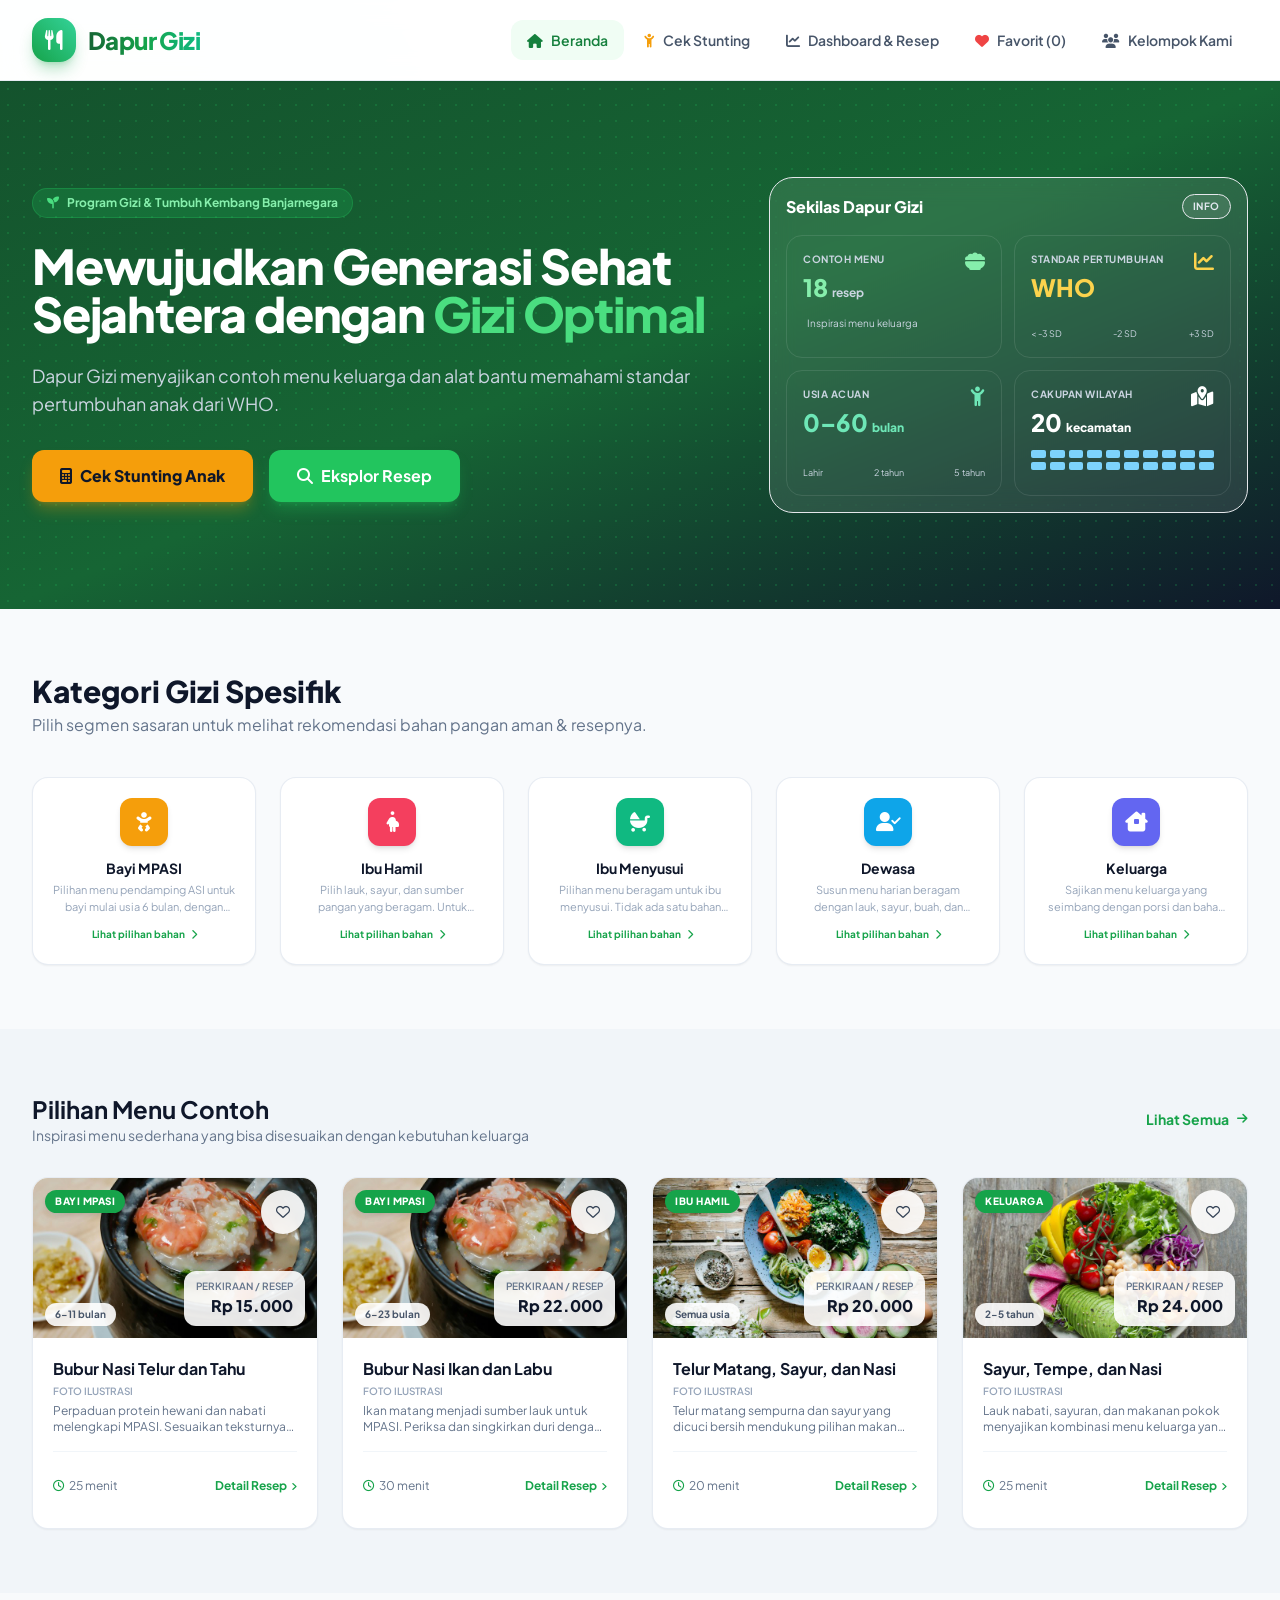
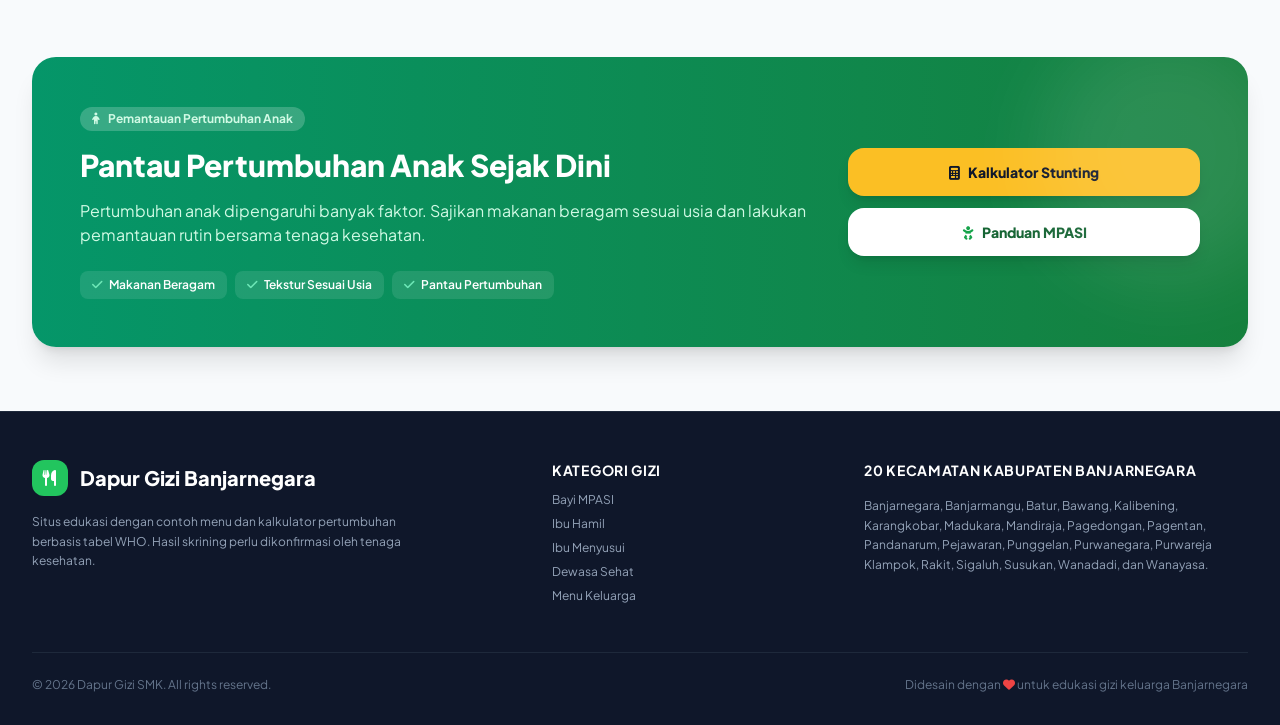
<file: index.html>
<!DOCTYPE html>
<html lang="id" class="scroll-smooth">

<head>
    <meta charset="UTF-8">
    <meta name="viewport" content="width=device-width, initial-scale=1.0">
    <meta name="description"
        content="Dapur Gizi Banjarnegara menyediakan contoh menu bergizi dan alat bantu skrining pertumbuhan anak berdasarkan standar WHO.">
    <meta name="theme-color" content="#16a34a">
    <title>Dapur Gizi - Banjarnegara</title>

    <link rel="preload" href="./css/tailwind.generated.css" as="style">
    <link rel="stylesheet" href="./css/tailwind.generated.css">
    <link rel="stylesheet" href="./assets/fontawesome/css/all.min.css">
    <link rel="stylesheet" href="./css/custom.css">
</head>

<body
    class="bg-slate-50 text-slate-800 font-sans antialiased selection:bg-gizi-500 selection:text-white min-h-screen flex flex-col">
    <header
        class="sticky top-0 z-40 bg-white/90 backdrop-blur-md border-b border-slate-200/80 shadow-sm transition-all duration-200">
        <div class="max-w-7xl mx-auto px-4 sm:px-6 lg:px-8">
            <div class="flex items-center justify-between h-20">

                <!-- Logo -->
                <a href="./index.html" aria-label="Dapur Gizi - Beranda"
                    class="flex items-center space-x-3">
                    <div
                        class="w-11 h-11 rounded-2xl bg-gradient-to-tr from-gizi-600 to-emerald-400 flex items-center justify-center text-white shadow-lg shadow-gizi-600/30">
                        <i class="fa-solid fa-utensils text-xl"></i>
                    </div>
                    <div>
                        <span
                            class="brand-title font-extrabold tracking-tight bg-gradient-to-r from-gizi-800 via-gizi-600 to-emerald-500 bg-clip-text text-transparent">Dapur
                            Gizi</span>
                        <span class="brand-tagline block text-[10px] font-semibold tracking-wider text-slate-400 uppercase">Gizi &amp;
                            Tumbuh Kembang Banjarnegara</span>
                    </div>
                </a>

                <!-- Desktop Nav Tabs -->
                <nav aria-label="Navigasi utama" class="desktop-nav items-center space-x-1">
                    <a href="./index.html" id="nav-home"
                        data-page="home"
                        class="nav-btn px-4 py-2.5 rounded-xl font-semibold text-sm transition-all text-slate-600 hover:text-gizi-600 hover:bg-slate-100">
                        <i class="fa-solid fa-house mr-2"></i>Beranda
                    </a>
                    <a href="./cek-stunting.html" id="nav-stunting"
                        data-page="stunting"
                        class="nav-btn px-4 py-2.5 rounded-xl font-semibold text-sm transition-all text-slate-600 hover:text-gizi-600 hover:bg-slate-100">
                        <i class="fa-solid fa-child-reaching mr-2 text-amber-500"></i>Cek Stunting
                    </a>
                    <a href="./resep.html" id="nav-dashboard"
                        data-page="dashboard"
                        class="nav-btn px-4 py-2.5 rounded-xl font-semibold text-sm transition-all text-slate-600 hover:text-gizi-600 hover:bg-slate-100">
                        <i class="fa-solid fa-chart-line mr-2"></i>Dashboard & Resep
                    </a>
                    <a href="./favorit.html" id="nav-favorites"
                        data-page="favorites"
                        class="nav-btn px-4 py-2.5 rounded-xl font-semibold text-sm transition-all text-slate-600 hover:text-gizi-600 hover:bg-slate-100">
                        <i class="fa-solid fa-heart text-red-500 mr-2"></i>Favorit (<span id="fav-count">0</span>)
                    </a>
                    <a href="./tim.html" id="nav-admin"
                        data-page="admin"
                        class="nav-btn px-4 py-2.5 rounded-xl font-semibold text-sm transition-all text-slate-600 hover:text-gizi-600 hover:bg-slate-100">
                        <i class="fa-solid fa-users mr-2"></i>Kelompok Kami
                    </a>
                </nav>

                <!-- Mobile Header Right Actions -->
                <div class="mobile-header-actions flex items-center space-x-2">
                    <a href="./favorit.html" id="mobile-favorites-link" data-page="favorites"
                        aria-label="Buka resep favorit"
                        class="mobile-favorite-link p-2.5 text-slate-600 hover:text-red-500 rounded-xl bg-slate-100 relative">
                        <i class="fa-solid fa-heart text-lg"></i>
                        <span id="fav-count-mobile"
                            class="absolute -top-1 -right-1 bg-red-500 text-white text-[10px] font-bold w-4 h-4 rounded-full flex items-center justify-center">0</span>
                    </a>
                    <button id="mobile-menu-toggle" type="button" aria-controls="mobile-nav-menu" aria-expanded="false"
                        aria-label="Buka menu navigasi" onclick="toggleMobileNav()"
                        class="p-2.5 text-slate-700 rounded-xl bg-slate-100 hover:bg-slate-200">
                        <i class="fa-solid fa-bars text-xl" id="mobile-menu-icon"></i>
                    </button>
                </div>
            </div>

            <!-- Mobile Navigation Menu Dropdown -->
            <nav id="mobile-nav-menu" aria-label="Navigasi seluler" aria-hidden="true"
                class="mobile-nav border-t border-slate-200 py-3 space-y-1">
                <a href="./index.html"
                    data-page="home" class="mobile-nav-link flex w-full items-center px-4 py-3 rounded-xl font-semibold text-sm text-slate-700 hover:bg-gizi-50 hover:text-gizi-600">
                    <i class="fa-solid fa-house w-6 text-gizi-600"></i>Beranda
                </a>
                <a href="./cek-stunting.html"
                    data-page="stunting" class="mobile-nav-link flex w-full items-center px-4 py-3 rounded-xl font-semibold text-sm text-slate-700 hover:bg-gizi-50 hover:text-gizi-600">
                    <i class="fa-solid fa-child-reaching w-6 text-amber-500"></i>Kalkulator Cek Stunting Balita
                </a>
                <a href="./resep.html"
                    data-page="dashboard" class="mobile-nav-link flex w-full items-center px-4 py-3 rounded-xl font-semibold text-sm text-slate-700 hover:bg-gizi-50 hover:text-gizi-600">
                    <i class="fa-solid fa-chart-line w-6 text-gizi-600"></i>Dashboard & Katalog Resep
                </a>
                <a href="./favorit.html"
                    data-page="favorites" class="mobile-nav-link flex w-full items-center px-4 py-3 rounded-xl font-semibold text-sm text-slate-700 hover:bg-gizi-50 hover:text-gizi-600">
                    <i class="fa-solid fa-heart w-6 text-red-500"></i>Resep Favorit Saya
                </a>
                <a href="./tim.html"
                    data-page="admin" class="mobile-nav-link flex w-full items-center px-4 py-3 rounded-xl font-semibold text-sm text-slate-700 hover:bg-gizi-50 hover:text-gizi-600">
                    <i class="fa-solid fa-users w-6 text-gizi-600"></i>Kelompok Kami
                </a>
            </nav>
        </div>
    </header>
    <main class="flex-grow">
        <section id="page-home" class="page-section">

            <!-- Hero Banner -->
            <div
                class="relative bg-gradient-to-br from-gizi-900 via-gizi-800 to-slate-900 text-white overflow-hidden py-16 sm:py-24">
                <div
                    class="absolute inset-0 opacity-20 bg-[radial-gradient(#22c55e_1px,transparent_1px)] [background-size:16px_16px]">
                </div>
                <div class="max-w-7xl mx-auto px-4 sm:px-6 lg:px-8 relative z-10">
                    <div class="grid grid-cols-1 lg:grid-cols-12 gap-12 items-center">
                        <div class="lg:col-span-7 space-y-6 text-center lg:text-left">
                            <span
                                class="inline-flex items-center px-3.5 py-1.5 rounded-full text-xs font-bold bg-gizi-500/20 text-gizi-300 border border-gizi-500/30">
                                <i class="fa-solid fa-seedling mr-2 text-gizi-400"></i>Program Gizi &amp; Tumbuh Kembang
                                Banjarnegara
                            </span>
                            <h1 class="text-3xl sm:text-5xl font-black tracking-tight leading-tight">
                                Mewujudkan Generasi Sehat Sejahtera dengan <span class="text-gizi-400">Gizi
                                    Optimal</span>
                            </h1>
                            <p class="text-slate-300 text-base sm:text-lg leading-relaxed max-w-2xl mx-auto lg:mx-0">
                                Dapur Gizi menyajikan contoh menu keluarga dan alat bantu memahami standar pertumbuhan
                                anak dari WHO.
                            </p>
                            <div class="flex flex-wrap items-center justify-center lg:justify-start gap-4 pt-2">
                                <button onclick="switchTab('stunting')"
                                    class="px-7 py-3.5 rounded-xl bg-amber-500 hover:bg-amber-600 text-slate-900 font-extrabold shadow-lg shadow-amber-500/30 transition-all hover:-translate-y-0.5">
                                    <i class="fa-solid fa-calculator mr-2"></i>Cek Stunting Anak
                                </button>
                                <button onclick="switchTab('dashboard')"
                                    class="px-7 py-3.5 rounded-xl bg-gizi-500 hover:bg-gizi-600 text-white font-bold shadow-lg shadow-gizi-500/30 transition-all hover:-translate-y-0.5">
                                    <i class="fa-solid fa-magnifying-glass mr-2"></i>Eksplor Resep
                                </button>
                            </div>
                        </div>

                        <!-- Informational infographic (not interactive) -->
                        <section aria-label="Ringkasan informasi Dapur Gizi"
                            class="home-infographic lg:col-span-5 rounded-3xl border border-white/15 bg-white/10 p-4 sm:p-5 backdrop-blur-md">
                            <div class="mb-4 flex items-center justify-between gap-3">
                                <h2 class="text-sm font-extrabold text-white sm:text-base">Sekilas Dapur Gizi</h2>
                                <span class="rounded-full border border-white/20 bg-white/10 px-2.5 py-1 text-[10px] font-bold uppercase tracking-wider text-slate-200">
                                    Info
                                </span>
                            </div>
                            <div class="home-infographic-grid">
                                <article aria-label="Contoh menu resep"
                                    class="infographic-card rounded-2xl border border-white/10 bg-slate-950/25 p-4">
                                    <div class="flex items-start justify-between gap-2">
                                        <div>
                                            <p class="text-[10px] font-bold uppercase tracking-wider text-slate-300">Contoh menu</p>
                                            <p class="mt-1 text-2xl font-black text-gizi-300">
                                                <span id="stat-recipe-count">18</span>
                                                <span class="text-xs font-bold text-slate-300">resep</span>
                                            </p>
                                        </div>
                                        <i class="fa-solid fa-bowl-food text-xl text-gizi-300" aria-hidden="true"></i>
                                    </div>
                                    <div class="recipe-chart mt-3 flex h-5 items-end gap-1" aria-hidden="true">
                                        <span class="h-2 w-2 rounded-t bg-gizi-300/60"></span>
                                        <span class="h-3 w-2 rounded-t bg-gizi-300/70"></span>
                                        <span class="h-4 w-2 rounded-t bg-gizi-300/80"></span>
                                        <span class="h-5 w-2 rounded-t bg-gizi-300"></span>
                                        <span class="ml-1 self-center text-[10px] text-slate-300">Inspirasi menu keluarga</span>
                                    </div>
                                </article>

                                <article aria-label="Standar pertumbuhan WHO"
                                    class="infographic-card rounded-2xl border border-white/10 bg-slate-950/25 p-4">
                                    <div class="flex items-start justify-between gap-2">
                                        <div>
                                            <p class="text-[10px] font-bold uppercase tracking-wider text-slate-300">Standar pertumbuhan</p>
                                            <p class="mt-1 text-2xl font-black text-amber-300">WHO</p>
                                        </div>
                                        <i class="fa-solid fa-chart-line text-xl text-amber-300" aria-hidden="true"></i>
                                    </div>
                                    <div class="zscore-chart mt-3" role="img" aria-label="Contoh rentang z-score: sangat pendek di bawah minus 3, pendek dari minus 3 hingga kurang dari minus 2, dan rentang normal dari minus 2 hingga plus 3">
                                        <div class="flex h-2 overflow-hidden rounded-full">
                                            <span class="zscore-segment w-1/4 bg-red-400"></span>
                                            <span class="zscore-segment w-1/5 bg-amber-300"></span>
                                            <span class="zscore-segment flex-1 bg-emerald-300"></span>
                                        </div>
                                        <div class="mt-1 flex justify-between text-[9px] text-slate-300">
                                            <span>&lt; -3 SD</span><span>-2 SD</span><span>+3 SD</span>
                                        </div>
                                    </div>
                                </article>

                                <article aria-label="Rentang usia acuan nol sampai enam puluh bulan"
                                    class="infographic-card rounded-2xl border border-white/10 bg-slate-950/25 p-4">
                                    <div class="flex items-start justify-between gap-2">
                                        <div>
                                            <p class="text-[10px] font-bold uppercase tracking-wider text-slate-300">Usia acuan</p>
                                            <p class="mt-1 text-2xl font-black text-emerald-300">0–60 <span class="text-xs">bulan</span></p>
                                        </div>
                                        <i class="fa-solid fa-child-reaching text-xl text-emerald-300" aria-hidden="true"></i>
                                    </div>
                                    <div class="age-chart relative mt-4 h-2 rounded-full bg-white/15" role="img" aria-label="Rentang pemantauan usia dari lahir sampai lima tahun, dengan penanda usia dua tahun">
                                        <span class="age-chart-fill absolute inset-y-0 left-0 w-full rounded-full bg-emerald-300/80"></span>
                                        <span class="age-chart-marker absolute -top-1 left-2/5 h-4 w-1 rounded-full bg-white"></span>
                                    </div>
                                    <div class="mt-1 flex justify-between text-[9px] text-slate-300">
                                        <span>Lahir</span><span>2 tahun</span><span>5 tahun</span>
                                    </div>
                                </article>

                                <article aria-label="Wilayah cakupan dua puluh kecamatan Banjarnegara"
                                    class="infographic-card rounded-2xl border border-white/10 bg-slate-950/25 p-4">
                                    <div class="flex items-start justify-between gap-2">
                                        <div>
                                            <p class="text-[10px] font-bold uppercase tracking-wider text-slate-300">Cakupan wilayah</p>
                                            <p class="mt-1 text-2xl font-black text-sky-300">20 <span class="text-xs">kecamatan</span></p>
                                        </div>
                                        <i class="fa-solid fa-map-location-dot text-xl text-sky-300" aria-hidden="true"></i>
                                    </div>
                                    <div class="district-dot-grid mt-3" role="group" aria-label="Cakupan 20 kecamatan Kabupaten Banjarnegara">
                                    </div>
                                </article>
                            </div>
                        </section>
                    </div>
                </div>
            </div>

            <!-- Category Section Cards Grid -->
            <div class="max-w-7xl mx-auto px-4 sm:px-6 lg:px-8 py-16">
                <div class="flex flex-col md:flex-row md:items-end justify-between mb-10">
                    <div>
                        <h2 class="text-2xl sm:text-3xl font-extrabold text-slate-900">Kategori Gizi Spesifik</h2>
                        <p class="text-slate-500 mt-1">Pilih segmen sasaran untuk melihat rekomendasi bahan pangan aman
                            & resepnya.</p>
                    </div>
                </div>

                <div class="grid grid-cols-2 sm:grid-cols-3 lg:grid-cols-5 gap-4 sm:gap-6" id="home-category-grid">
                    <!-- Populated dynamically via JS -->
                </div>
            </div>

            <!-- Featured Slider / Highlight Grid -->
            <div class="bg-slate-100 py-16">
                <div class="max-w-7xl mx-auto px-4 sm:px-6 lg:px-8">
                    <div class="flex items-center justify-between mb-8">
                        <div>
                            <h2 class="text-2xl font-bold text-slate-900">Pilihan Menu Contoh</h2>
                            <p class="text-slate-500 text-sm">Inspirasi menu sederhana yang bisa disesuaikan dengan
                                kebutuhan keluarga</p>
                        </div>
                        <button onclick="switchTab('dashboard')"
                            class="text-gizi-600 font-bold text-sm hover:underline flex items-center">
                            Lihat Semua <i class="fa-solid fa-arrow-right ml-2 text-xs"></i>
                        </button>
                    </div>

                    <div class="grid grid-cols-1 sm:grid-cols-2 lg:grid-cols-4 gap-6" id="home-featured-grid">
                        <!-- Populated dynamically via JS -->
                    </div>
                </div>
            </div>

            <!-- Children Info Section (Edukasi Gizi & Anti Stunting Anak) -->
            <div class="max-w-7xl mx-auto px-4 sm:px-6 lg:px-8 py-16">
                <div
                    class="bg-gradient-to-r from-emerald-600 to-gizi-700 rounded-3xl p-8 sm:p-12 text-white shadow-xl relative overflow-hidden">
                    <div
                        class="absolute right-0 top-0 translate-x-12 -translate-y-8 w-64 h-64 bg-white/10 rounded-full blur-2xl pointer-events-none">
                    </div>

                    <div class="grid grid-cols-1 md:grid-cols-12 gap-8 items-center">
                        <div class="md:col-span-8 space-y-4">
                            <span
                                class="inline-block px-3 py-1 bg-white/20 rounded-full text-xs font-bold text-emerald-100">
                                <i class="fa-solid fa-child mr-2"></i>Pemantauan Pertumbuhan Anak
                            </span>
                            <h3 class="text-2xl sm:text-3xl font-extrabold">Pantau Pertumbuhan Anak Sejak Dini</h3>
                            <p class="text-emerald-100 text-sm sm:text-base leading-relaxed">
                                Pertumbuhan anak dipengaruhi banyak faktor. Sajikan makanan beragam sesuai usia dan
                                lakukan pemantauan rutin bersama tenaga kesehatan.
                            </p>
                            <div class="flex flex-wrap gap-2 pt-2">
                                <span class="px-3 py-1.5 rounded-lg bg-white/10 text-xs font-semibold"> <i
                                        class="fa-solid fa-check text-emerald-300 mr-1.5"></i>Makanan Beragam</span>
                                <span class="px-3 py-1.5 rounded-lg bg-white/10 text-xs font-semibold"> <i
                                        class="fa-solid fa-check text-emerald-300 mr-1.5"></i>Tekstur Sesuai Usia</span>
                                <span class="px-3 py-1.5 rounded-lg bg-white/10 text-xs font-semibold"> <i
                                        class="fa-solid fa-check text-emerald-300 mr-1.5"></i>Pantau Pertumbuhan</span>
                            </div>
                        </div>
                        <div class="md:col-span-4 flex flex-col gap-3 justify-center">
                            <button onclick="switchTab('stunting')"
                                class="w-full sm:w-auto px-6 py-3.5 rounded-2xl bg-amber-400 text-slate-900 font-extrabold shadow-lg hover:bg-amber-300 transition-all text-center text-sm">
                                <i class="fa-solid fa-calculator mr-2"></i>Kalkulator Stunting
                            </button>
                            <button onclick="openCategoryModal('bayi MPASI')"
                                class="w-full sm:w-auto px-6 py-3.5 rounded-2xl bg-white text-gizi-800 font-extrabold shadow-lg hover:bg-emerald-50 transition-all text-center text-sm">
                                <i class="fa-solid fa-baby mr-2 text-gizi-600"></i>Panduan MPASI
                            </button>
                        </div>
                    </div>
                </div>
            </div>
        </section>
    </main>
    <!-- RECIPE DETAIL MODAL POPUP -->
    <div id="recipe-modal" role="dialog" aria-modal="true" aria-hidden="true" aria-labelledby="modal-recipe-title"
        tabindex="-1" onclick="handleModalBackdrop(event, 'recipe-modal')"
        class="popup-overlay fixed inset-0 z-50 hidden bg-slate-900/60 backdrop-blur-sm flex items-center justify-center p-4 sm:p-6 overflow-y-auto">
        <div class="popup-panel bg-white rounded-3xl max-w-2xl w-full max-h-[90vh] overflow-y-auto shadow-2xl border border-slate-100 transform transition-all relative"
            tabindex="-1">

            <!-- Close Button -->
            <button aria-label="Tutup detail resep" onclick="closeModal('recipe-modal')"
                class="absolute top-4 right-4 z-10 w-11 h-11 bg-black/40 hover:bg-black/60 text-white rounded-full flex items-center justify-center backdrop-blur-md transition-all">
                <i class="fa-solid fa-xmark"></i>
            </button>

            <!-- Modal Content Header -->
            <div class="relative h-64 sm:h-72 w-full">
                <div id="modal-recipe-visual"
                    class="relative flex h-64 w-full items-center justify-center bg-gizi-50 sm:h-72">
                    <i id="modal-recipe-icon" class="fa-solid fa-utensils text-6xl text-gizi-600"
                        aria-hidden="true"></i>
                </div>
                <div class="absolute inset-0 bg-gradient-to-t from-slate-900/70 via-transparent to-transparent"></div>

                <!-- Recipe cost estimate -->
                <div class="recipe-modal-summary absolute bottom-4 left-4 right-4 flex justify-between items-end">
                    <div>
                        <span id="modal-recipe-cat"
                            class="px-3 py-1 rounded-full text-[10px] font-extrabold uppercase tracking-wider bg-gizi-500 text-white shadow-md"></span>
                        <h2 id="modal-recipe-title" class="text-2xl font-black text-white mt-1"></h2>
                    </div>
                    <div class="recipe-modal-cost text-right">
                        <div class="text-xs text-slate-200 font-medium">Perkiraan biaya per resep</div>
                        <div id="modal-recipe-price" class="text-2xl price-text-outline"></div>
                        <div class="text-[9px] text-slate-200">Harga contoh; cek harga setempat.</div>
                    </div>
                </div>
            </div>

            <!-- Modal Body -->
            <div class="p-6 sm:p-8 space-y-6">

                <!-- Quick Meta Badges -->
                <div class="grid grid-cols-3 gap-3 p-3 bg-slate-50 rounded-2xl text-center border border-slate-200/60">
                    <div>
                        <span class="block text-[10px] uppercase font-bold text-slate-400">Porsi Unit</span>
                        <span id="modal-recipe-portion" class="text-sm font-bold text-slate-800"></span>
                    </div>
                    <div>
                        <span class="block text-[10px] uppercase font-bold text-slate-400">Waktu Masak</span>
                        <span id="modal-recipe-time" class="text-sm font-bold text-slate-800"></span>
                    </div>
                    <div>
                        <span class="block text-[10px] uppercase font-bold text-slate-400">Rentang Usia</span>
                        <span id="modal-recipe-age-range" class="text-sm font-bold text-gizi-700"></span>
                    </div>
                </div>

                <!-- Safe Food / Nutrition Tag -->
                <div class="p-4 rounded-xl bg-emerald-50 border border-emerald-200">
                    <h4 class="font-bold text-gizi-800 text-xs uppercase tracking-wider mb-1 flex items-center">
                        <i class="fa-solid fa-shield-halved text-gizi-600 mr-2"></i>Catatan &amp; Keamanan Bahan
                    </h4>
                    <p id="modal-recipe-nutrition" class="text-xs text-slate-600 leading-relaxed"></p>
                </div>

                <!-- Unified Ingredients List -->
                <div>
                    <h3 class="font-bold text-slate-900 text-sm uppercase tracking-wider mb-3 flex items-center">
                        <i class="fa-solid fa-basket-shopping text-gizi-600 mr-2"></i>Bahan-bahan (Satuan Baku: gram,
                        ml, porsi)
                    </h3>
                    <ul id="modal-recipe-ingredients"
                        class="grid grid-cols-1 sm:grid-cols-2 gap-2 text-sm text-slate-700">
                        <!-- Ingredients list -->
                    </ul>
                </div>

                <!-- Cooking Steps -->
                <div>
                    <h3 class="font-bold text-slate-900 text-sm uppercase tracking-wider mb-3 flex items-center">
                        <i class="fa-solid fa-list-check text-gizi-600 mr-2"></i>Langkah Pembuatan
                    </h3>
                    <ol id="modal-recipe-steps" class="space-y-2.5 text-sm text-slate-700 list-decimal list-inside">
                        <!-- Steps list -->
                    </ol>
                </div>

                <!-- Footer Action Buttons -->
                <div class="pt-4 border-t border-slate-100 flex items-center justify-between">
                    <button id="modal-fav-btn" onclick=""
                        class="touch-target px-5 py-2.5 rounded-xl border border-slate-200 text-sm font-bold flex items-center space-x-2 text-slate-700 hover:bg-slate-50">
                        <i class="fa-regular fa-heart text-red-500"></i>
                        <span id="modal-fav-text">Simpan Favorit</span>
                    </button>
                    <button onclick="closeModal('recipe-modal')"
                        class="touch-target px-6 py-2.5 rounded-xl bg-slate-900 text-white font-bold text-sm hover:bg-slate-800">
                        Tutup
                    </button>
                </div>

            </div>

        </div>
    </div>

    <!-- CATEGORY SAFE FOOD MODAL POPUP -->
    <div id="category-modal" role="dialog" aria-modal="true" aria-hidden="true" aria-labelledby="modal-cat-title"
        tabindex="-1" onclick="handleModalBackdrop(event, 'category-modal')"
        class="popup-overlay fixed inset-0 z-50 hidden bg-slate-900/60 backdrop-blur-sm flex items-center justify-center p-4 overflow-y-auto">
        <div class="popup-panel bg-white rounded-3xl max-w-xl w-full p-6 sm:p-8 shadow-2xl border border-slate-100 relative"
            tabindex="-1">

            <button aria-label="Tutup pilihan kategori" onclick="closeModal('category-modal')"
                class="absolute top-4 right-4 w-8 h-8 bg-slate-100 text-slate-500 hover:text-slate-800 rounded-full flex items-center justify-center">
                <i class="fa-solid fa-xmark"></i>
            </button>

            <div class="flex items-center space-x-3 mb-4">
                <div id="modal-cat-icon"
                    class="w-12 h-12 rounded-2xl bg-gizi-100 text-gizi-700 flex items-center justify-center text-xl font-bold">
                </div>
                <div>
                    <h3 id="modal-cat-title" class="text-xl font-black text-slate-900 capitalize"></h3>
                    <span class="text-xs text-emerald-600 font-semibold">Contoh pilihan bahan pangan</span>
                </div>
            </div>

            <p id="modal-cat-desc" class="text-xs text-slate-500 mb-6 leading-relaxed"></p>

            <!-- Bullet / Bulet-bulet Food List -->
            <div class="mb-6">
                <h4 class="text-xs font-bold uppercase tracking-wider text-slate-700 mb-3">Contoh bahan pangan yang
                    dapat dipilih:</h4>
                <div id="modal-cat-bullets" class="space-y-2">
                    <!-- Dynamic bullet pills -->
                </div>
            </div>

            <div class="flex justify-end gap-3 pt-4 border-t border-slate-100">
                <button onclick="closeModal('category-modal'); viewCategoryRecipes();"
                    class="px-5 py-2.5 bg-gizi-600 text-white font-bold text-xs rounded-xl hover:bg-gizi-700">
                    Lihat Resep Kategori Ini
                </button>
            </div>
        </div>
    </div>

    <!-- FOOTER -->
    <footer class="bg-slate-900 text-slate-300 pt-12 pb-8 border-t border-slate-800">
        <div class="max-w-7xl mx-auto px-4 sm:px-6 lg:px-8">
            <div class="grid grid-cols-1 md:grid-cols-12 gap-8 pb-12 border-b border-slate-800">

                <div class="md:col-span-5 space-y-4">
                    <div class="flex items-center space-x-3">
                        <div class="w-9 h-9 rounded-xl bg-gizi-500 flex items-center justify-center text-white">
                            <i class="fa-solid fa-utensils"></i>
                        </div>
                        <span class="text-xl font-extrabold text-white">Dapur Gizi Banjarnegara</span>
                    </div>
                    <p class="text-xs text-slate-400 leading-relaxed max-w-sm">
                        Situs edukasi dengan contoh menu dan kalkulator pertumbuhan berbasis tabel WHO. Hasil skrining
                        perlu dikonfirmasi oleh tenaga kesehatan.
                    </p>
                </div>

                <div class="md:col-span-3 space-y-3">
                    <h4 class="text-sm font-bold text-white uppercase tracking-wider">Kategori Gizi</h4>
                    <ul class="space-y-2 text-xs text-slate-400">
                        <li><a href="./resep.html?category=bayi%20MPASI"
                                class="hover:text-gizi-400">Bayi MPASI</a></li>
                        <li><a href="./resep.html?category=ibu%20hamil"
                                class="hover:text-gizi-400">Ibu Hamil</a></li>
                        <li><a href="./resep.html?category=menyusui"
                                class="hover:text-gizi-400">Ibu Menyusui</a></li>
                        <li><a href="./resep.html?category=dewasa"
                                class="hover:text-gizi-400">Dewasa Sehat</a></li>
                        <li><a href="./resep.html?category=keluarga"
                                class="hover:text-gizi-400">Menu Keluarga</a></li>
                    </ul>
                </div>

                <div class="md:col-span-4 space-y-3">
                    <h4 class="text-sm font-bold text-white uppercase tracking-wider">20 Kecamatan Kabupaten
                        Banjarnegara</h4>
                    <p class="pt-1 text-xs leading-relaxed text-slate-400">Banjarnegara, Banjarmangu, Batur, Bawang,
                        Kalibening, Karangkobar, Madukara, Mandiraja, Pagedongan, Pagentan, Pandanarum, Pejawaran,
                        Punggelan, Purwanegara, Purwareja Klampok, Rakit, Sigaluh, Susukan, Wanadadi, dan Wanayasa.</p>
                </div>

            </div>

            <div class="pt-6 flex flex-col sm:flex-row items-center justify-between text-xs text-slate-500">
                <p>&copy; 2026 Dapur Gizi SMK. All rights reserved.</p>
                <p class="mt-2 sm:mt-0">Didesain dengan <i class="fa-solid fa-heart text-red-500"></i> untuk edukasi
                    gizi keluarga Banjarnegara</p>
            </div>
        </div>
    </footer>
    <script src="./js/growth-reference.js"></script>
    <script src="./js/app.js"></script>
</body>

</html>
</file>
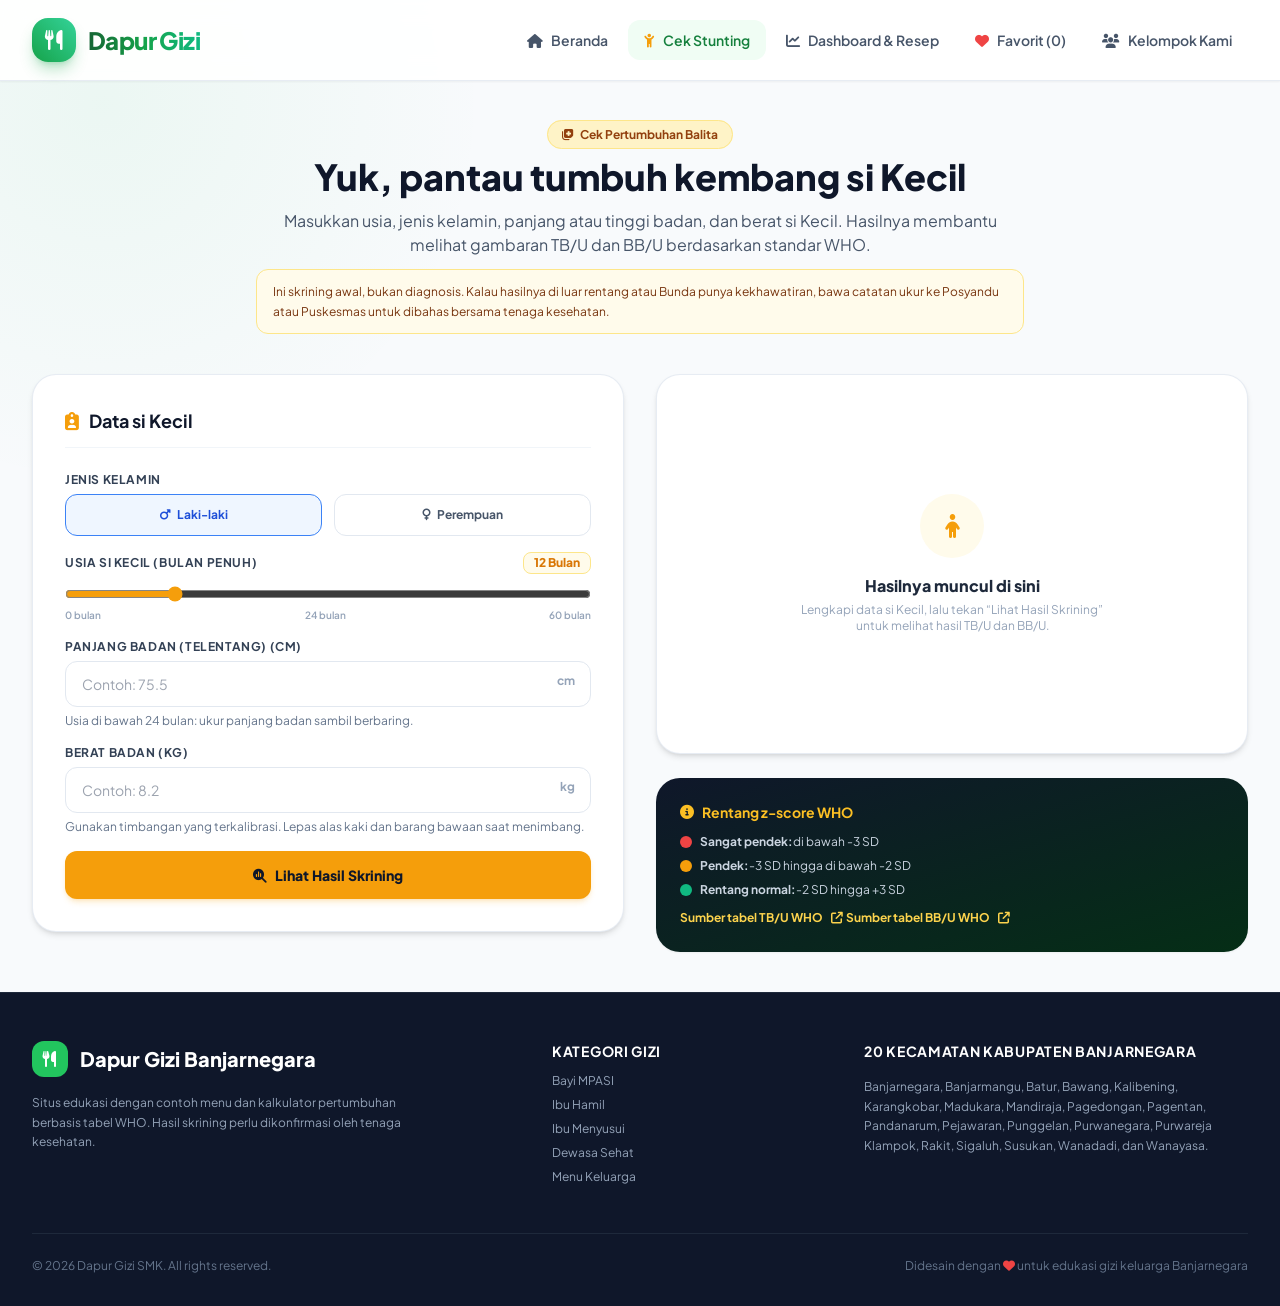
<file: cek-stunting.html>
<!DOCTYPE html>
<html lang="id" class="scroll-smooth">

<head>
    <meta charset="UTF-8">
    <meta name="viewport" content="width=device-width, initial-scale=1.0">
    <meta name="description"
        content="Dapur Gizi Banjarnegara menyediakan contoh menu bergizi dan alat bantu skrining pertumbuhan anak berdasarkan standar WHO.">
    <meta name="theme-color" content="#16a34a">
    <title>Cek Pertumbuhan - Dapur Gizi Banjarnegara</title>

    <link rel="preload" href="./css/tailwind.generated.css" as="style">
    <link rel="stylesheet" href="./css/tailwind.generated.css">
    <link rel="stylesheet" href="./assets/fontawesome/css/all.min.css">
    <link rel="stylesheet" href="./css/custom.css">
</head>

<body
    class="bg-slate-50 text-slate-800 font-sans antialiased selection:bg-gizi-500 selection:text-white min-h-screen flex flex-col">
    <header
        class="sticky top-0 z-40 bg-white/90 backdrop-blur-md border-b border-slate-200/80 shadow-sm transition-all duration-200">
        <div class="max-w-7xl mx-auto px-4 sm:px-6 lg:px-8">
            <div class="flex items-center justify-between h-20">

                <!-- Logo -->
                <a href="./index.html" aria-label="Dapur Gizi - Beranda"
                    class="flex items-center space-x-3">
                    <div
                        class="w-11 h-11 rounded-2xl bg-gradient-to-tr from-gizi-600 to-emerald-400 flex items-center justify-center text-white shadow-lg shadow-gizi-600/30">
                        <i class="fa-solid fa-utensils text-xl"></i>
                    </div>
                    <div>
                        <span
                            class="brand-title font-extrabold tracking-tight bg-gradient-to-r from-gizi-800 via-gizi-600 to-emerald-500 bg-clip-text text-transparent">Dapur
                            Gizi</span>
                        <span class="brand-tagline block text-[10px] font-semibold tracking-wider text-slate-400 uppercase">Gizi &amp;
                            Tumbuh Kembang Banjarnegara</span>
                    </div>
                </a>

                <!-- Desktop Nav Tabs -->
                <nav aria-label="Navigasi utama" class="desktop-nav items-center space-x-1">
                    <a href="./index.html" id="nav-home"
                        data-page="home"
                        class="nav-btn px-4 py-2.5 rounded-xl font-semibold text-sm transition-all text-slate-600 hover:text-gizi-600 hover:bg-slate-100">
                        <i class="fa-solid fa-house mr-2"></i>Beranda
                    </a>
                    <a href="./cek-stunting.html" id="nav-stunting"
                        data-page="stunting"
                        class="nav-btn px-4 py-2.5 rounded-xl font-semibold text-sm transition-all text-slate-600 hover:text-gizi-600 hover:bg-slate-100">
                        <i class="fa-solid fa-child-reaching mr-2 text-amber-500"></i>Cek Stunting
                    </a>
                    <a href="./resep.html" id="nav-dashboard"
                        data-page="dashboard"
                        class="nav-btn px-4 py-2.5 rounded-xl font-semibold text-sm transition-all text-slate-600 hover:text-gizi-600 hover:bg-slate-100">
                        <i class="fa-solid fa-chart-line mr-2"></i>Dashboard & Resep
                    </a>
                    <a href="./favorit.html" id="nav-favorites"
                        data-page="favorites"
                        class="nav-btn px-4 py-2.5 rounded-xl font-semibold text-sm transition-all text-slate-600 hover:text-gizi-600 hover:bg-slate-100">
                        <i class="fa-solid fa-heart text-red-500 mr-2"></i>Favorit (<span id="fav-count">0</span>)
                    </a>
                    <a href="./tim.html" id="nav-admin"
                        data-page="admin"
                        class="nav-btn px-4 py-2.5 rounded-xl font-semibold text-sm transition-all text-slate-600 hover:text-gizi-600 hover:bg-slate-100">
                        <i class="fa-solid fa-users mr-2"></i>Kelompok Kami
                    </a>
                </nav>

                <!-- Mobile Header Right Actions -->
                <div class="mobile-header-actions flex items-center space-x-2">
                    <a href="./favorit.html" id="mobile-favorites-link" data-page="favorites"
                        aria-label="Buka resep favorit"
                        class="mobile-favorite-link p-2.5 text-slate-600 hover:text-red-500 rounded-xl bg-slate-100 relative">
                        <i class="fa-solid fa-heart text-lg"></i>
                        <span id="fav-count-mobile"
                            class="absolute -top-1 -right-1 bg-red-500 text-white text-[10px] font-bold w-4 h-4 rounded-full flex items-center justify-center">0</span>
                    </a>
                    <button id="mobile-menu-toggle" type="button" aria-controls="mobile-nav-menu" aria-expanded="false"
                        aria-label="Buka menu navigasi" onclick="toggleMobileNav()"
                        class="p-2.5 text-slate-700 rounded-xl bg-slate-100 hover:bg-slate-200">
                        <i class="fa-solid fa-bars text-xl" id="mobile-menu-icon"></i>
                    </button>
                </div>
            </div>

            <!-- Mobile Navigation Menu Dropdown -->
            <nav id="mobile-nav-menu" aria-label="Navigasi seluler" aria-hidden="true"
                class="mobile-nav border-t border-slate-200 py-3 space-y-1">
                <a href="./index.html"
                    data-page="home" class="mobile-nav-link flex w-full items-center px-4 py-3 rounded-xl font-semibold text-sm text-slate-700 hover:bg-gizi-50 hover:text-gizi-600">
                    <i class="fa-solid fa-house w-6 text-gizi-600"></i>Beranda
                </a>
                <a href="./cek-stunting.html"
                    data-page="stunting" class="mobile-nav-link flex w-full items-center px-4 py-3 rounded-xl font-semibold text-sm text-slate-700 hover:bg-gizi-50 hover:text-gizi-600">
                    <i class="fa-solid fa-child-reaching w-6 text-amber-500"></i>Kalkulator Cek Stunting Balita
                </a>
                <a href="./resep.html"
                    data-page="dashboard" class="mobile-nav-link flex w-full items-center px-4 py-3 rounded-xl font-semibold text-sm text-slate-700 hover:bg-gizi-50 hover:text-gizi-600">
                    <i class="fa-solid fa-chart-line w-6 text-gizi-600"></i>Dashboard & Katalog Resep
                </a>
                <a href="./favorit.html"
                    data-page="favorites" class="mobile-nav-link flex w-full items-center px-4 py-3 rounded-xl font-semibold text-sm text-slate-700 hover:bg-gizi-50 hover:text-gizi-600">
                    <i class="fa-solid fa-heart w-6 text-red-500"></i>Resep Favorit Saya
                </a>
                <a href="./tim.html"
                    data-page="admin" class="mobile-nav-link flex w-full items-center px-4 py-3 rounded-xl font-semibold text-sm text-slate-700 hover:bg-gizi-50 hover:text-gizi-600">
                    <i class="fa-solid fa-users w-6 text-gizi-600"></i>Kelompok Kami
                </a>
            </nav>
        </div>
    </header>
    <main class="flex-grow">
        <section id="page-stunting" class="page-section">
            <div class="max-w-7xl mx-auto px-4 sm:px-6 lg:px-8 py-10">

                <!-- Section Header -->
                <div class="max-w-3xl mx-auto text-center mb-10 space-y-3">
                    <span
                        class="px-3.5 py-1.5 rounded-full text-xs font-bold bg-amber-100 text-amber-800 border border-amber-200">
                        <i class="fa-solid fa-notes-medical mr-1.5"></i>Cek Pertumbuhan Balita
                    </span>
                    <h1 class="text-3xl sm:text-4xl font-black text-slate-900">Yuk, pantau tumbuh kembang si Kecil
                    </h1>
                    <p class="text-slate-600 text-sm sm:text-base">
                        Masukkan usia, jenis kelamin, panjang atau tinggi badan, dan berat si Kecil. Hasilnya membantu
                        melihat gambaran TB/U dan BB/U berdasarkan standar WHO.
                    </p>
                    <p
                        class="rounded-xl border border-amber-200 bg-amber-50 px-4 py-3 text-left text-xs leading-relaxed text-amber-900">
                        Ini skrining awal, bukan diagnosis. Kalau hasilnya di luar rentang atau Bunda punya
                        kekhawatiran, bawa catatan ukur ke Posyandu atau Puskesmas untuk dibahas bersama tenaga kesehatan.
                    </p>
                </div>

                <div class="grid grid-cols-1 lg:grid-cols-12 gap-8 items-start">

                    <!-- Calculator Form Card -->
                    <div
                        class="lg:col-span-6 bg-white p-6 sm:p-8 rounded-3xl border border-slate-200/80 shadow-md space-y-6">
                        <h3 class="text-lg font-bold text-slate-900 border-b border-slate-100 pb-3 flex items-center">
                            <i class="fa-solid fa-clipboard-user text-amber-500 mr-2.5"></i>Data si Kecil
                        </h3>

                        <form id="stunting-form" novalidate oninput="clearScreeningResult()" onchange="clearScreeningResult()"
                            onsubmit="event.preventDefault(); calculateStunting();" class="space-y-4">
                            <!-- Jenis Kelamin -->
                            <div>
                                <label
                                    class="block text-xs font-bold text-slate-700 uppercase tracking-wider mb-1.5">Jenis
                                    Kelamin</label>
                                <div class="grid grid-cols-2 gap-3">
                                    <label class="cursor-pointer">
                                        <input type="radio" name="stunting-gender" value="male" checked
                                            class="peer sr-only">
                                        <div
                                            class="p-3 text-center rounded-xl border border-slate-200 font-bold text-xs text-slate-600 peer-checked:bg-blue-50 peer-checked:border-blue-500 peer-checked:text-blue-700 transition-all">
                                            <i class="fa-solid fa-mars mr-1.5"></i>Laki-laki
                                        </div>
                                    </label>
                                    <label class="cursor-pointer">
                                        <input type="radio" name="stunting-gender" value="female" class="peer sr-only">
                                        <div
                                            class="p-3 text-center rounded-xl border border-slate-200 font-bold text-xs text-slate-600 peer-checked:bg-pink-50 peer-checked:border-pink-500 peer-checked:text-pink-700 transition-all">
                                            <i class="fa-solid fa-venus mr-1.5"></i>Perempuan
                                        </div>
                                    </label>
                                </div>
                            </div>

                            <!-- Usia (Bulan) -->
                            <div>
                                <div class="flex justify-between items-center mb-1.5">
                                    <label for="stunting-age" class="text-xs font-bold text-slate-700 uppercase tracking-wider">Usia si Kecil
                                        (Bulan Penuh)</label>
                                    <span id="age-display-val"
                                        class="text-xs font-extrabold text-amber-600 bg-amber-50 px-2.5 py-0.5 rounded-lg border border-amber-200">12
                                        Bulan</span>
                                </div>
                                <input type="range" id="stunting-age" min="0" max="60" value="12"
                                    oninput="updateAgeLabels(this.value)"
                                    class="w-full h-2 bg-slate-200 rounded-lg accent-amber-500 cursor-pointer">
                                <div class="flex justify-between text-[10px] text-slate-400 font-semibold mt-1">
                                    <span>0 bulan</span>
                                    <span>24 bulan</span>
                                    <span>60 bulan</span>
                                </div>
                            </div>

                            <!-- Tinggi and weight -->
                            <div>
                                <label id="stunting-height-label" for="stunting-height"
                                    class="block text-xs font-bold text-slate-700 uppercase tracking-wider mb-1.5">Panjang
                                    badan (telentang) (cm)</label>
                                <div class="relative">
                                    <input type="number" id="stunting-height" step="0.1" min="30" max="130"
                                        placeholder="Contoh: 75.5" required
                                        class="w-full px-4 py-3 rounded-xl border border-slate-200 text-sm focus:ring-2 focus:ring-amber-400 focus:outline-none pr-12">
                                    <span class="absolute right-4 top-3 text-xs font-bold text-slate-400">cm</span>
                                </div>
                                <p id="measurement-hint" class="mt-1.5 text-xs text-slate-500">Di bawah 24 bulan,
                                    ukur panjang badan sambil berbaring.</p>
                            </div>
                            <div>
                                <label for="stunting-weight"
                                    class="block text-xs font-bold text-slate-700 uppercase tracking-wider mb-1.5">Berat
                                    Badan (kg)</label>
                                <div class="relative">
                                    <input type="number" id="stunting-weight" step="0.01" min="0.5" max="35"
                                        placeholder="Contoh: 8.2" required
                                        class="w-full px-4 py-3 rounded-xl border border-slate-200 text-sm focus:ring-2 focus:ring-amber-400 focus:outline-none pr-12">
                                    <span class="absolute right-4 top-3 text-xs font-bold text-slate-400">kg</span>
                                </div>
                                <p class="mt-1.5 text-xs text-slate-500">Gunakan timbangan yang terkalibrasi. Lepas alas
                                    kaki dan barang bawaan saat menimbang.</p>
                            </div>

                            <button type="submit"
                                class="w-full py-3.5 rounded-xl bg-amber-500 hover:bg-amber-600 text-slate-900 font-black shadow-md shadow-amber-500/20 transition-all text-sm">
                                <i class="fa-solid fa-magnifying-glass-chart mr-2"></i>Lihat Hasil Skrining
                            </button>
                        </form>
                    </div>

                    <!-- Results Output Box -->
                    <div class="lg:col-span-6 space-y-6">

                        <!-- Dynamic Result Container -->
                        <div id="stunting-result-card"
                            class="bg-white p-6 sm:p-8 rounded-3xl border border-slate-200/80 shadow-md min-h-[380px] flex flex-col justify-center">

                            <!-- Initial Placeholder State -->
                            <div id="result-placeholder" class="text-center py-10">
                                <div
                                    class="w-16 h-16 rounded-full bg-amber-50 text-amber-500 flex items-center justify-center mx-auto mb-4 text-2xl">
                                    <i class="fa-solid fa-child"></i>
                                </div>
                                <h4 class="font-extrabold text-slate-800 text-base">Hasilnya muncul di sini
                                </h4>
                                <p class="text-xs text-slate-400 max-w-xs mx-auto mt-1">Lengkapi data si Kecil, lalu
                                    tekan “Lihat Hasil Skrining” untuk melihat hasil TB/U dan BB/U.</p>
                            </div>

                            <!-- Calculated Output Container (Hidden initially) -->
                            <div id="result-output" class="hidden space-y-6">

                                <div class="flex items-center justify-between border-b border-slate-100 pb-4">
                                    <div>
                                        <span class="text-xs font-bold text-slate-400 uppercase">Hasil Analisis
                                            Balita</span>
                                        <h3 id="res-heading" class="text-xl font-black text-slate-900">Hasil Skrining
                                            TB/U</h3>
                                    </div>
                                    <span id="res-status-badge"
                                        class="px-3 py-1.5 rounded-full text-xs font-black shadow-sm">
                                        <!-- Dynamic status badge -->
                                    </span>
                                </div>

                                <div
                                    class="grid grid-cols-1 sm:grid-cols-3 gap-3 p-4 rounded-2xl bg-slate-50 border border-slate-200/60 text-center">
                                    <div>
                                        <span class="block text-[10px] uppercase font-bold text-slate-400">Usia &amp;
                                            Gender</span>
                                        <span id="res-meta-age" class="text-xs font-bold text-slate-800">12 Bulan /
                                            Laki-laki</span>
                                    </div>
                                    <div>
                                        <span class="block text-[10px] uppercase font-bold text-slate-400">Z-Score
                                            TB/U</span>
                                        <span id="res-zscore" class="text-xs font-extrabold text-gizi-700">-0.8
                                            SD</span>
                                    </div>
                                    <div>
                                        <span class="block text-[10px] uppercase font-bold text-slate-400">Z-Score
                                            BB/U</span>
                                        <span id="res-waz" class="text-xs font-extrabold text-gizi-700">-0.8 SD</span>
                                        <span id="res-waz-status"
                                            class="mt-1 block text-[10px] font-bold text-slate-600"></span>
                                    </div>
                                </div>

                                <div class="p-4 rounded-2xl bg-emerald-50 border border-emerald-200 space-y-2">
                                    <h4
                                        class="font-extrabold text-gizi-800 text-xs uppercase tracking-wider flex items-center">
                                        <i class="fa-solid fa-lightbulb text-amber-500 mr-2"></i>Catatan Hasil Skrining
                                    </h4>
                                    <p id="res-advice" class="text-xs text-slate-700 leading-relaxed"></p>
                                </div>
                                <p id="res-weight-advice" class="text-xs leading-relaxed text-slate-600"></p>

                                <div id="stunting-recipe-recommendations" class="hidden"></div>

                            </div>

                        </div>

                        <!-- WHO Standard Info Box -->
                        <div
                            class="bg-gradient-to-br from-slate-900 to-gizi-950 text-white p-6 rounded-3xl shadow-sm space-y-3">
                            <h4 class="font-bold text-sm flex items-center text-amber-400">
                                <i class="fa-solid fa-circle-info mr-2"></i>Rentang z-score WHO
                            </h4>
                            <ul class="text-xs space-y-2 text-slate-300">
                                <li class="flex items-start"><span
                                        class="w-3 h-3 rounded-full bg-red-500 shrink-0 mt-0.5 mr-2"></span><strong>Sangat
                                        pendek:</strong> di bawah -3 SD</li>
                                <li class="flex items-start"><span
                                        class="w-3 h-3 rounded-full bg-amber-500 shrink-0 mt-0.5 mr-2"></span><strong>Pendek:</strong>
                                    -3 SD hingga di bawah -2 SD</li>
                                <li class="flex items-start"><span
                                        class="w-3 h-3 rounded-full bg-emerald-500 shrink-0 mt-0.5 mr-2"></span><strong>Rentang
                                        normal:</strong> -2 SD hingga +3 SD</li>
                            </ul>
                            <a href="https://www.who.int/tools/child-growth-standards/standards/length-height-for-age"
                                target="_blank" rel="noopener noreferrer"
                                class="inline-flex items-center text-xs font-bold text-amber-300 hover:text-white">
                                Sumber tabel TB/U WHO <i class="fa-solid fa-arrow-up-right-from-square ml-2"></i>
                            </a>
                            <a href="https://www.who.int/tools/child-growth-standards/standards/weight-for-age"
                                target="_blank" rel="noopener noreferrer"
                                class="inline-flex items-center text-xs font-bold text-amber-300 hover:text-white">
                                Sumber tabel BB/U WHO <i class="fa-solid fa-arrow-up-right-from-square ml-2"></i>
                            </a>
                        </div>

                    </div>

                </div>

            </div>
        </section>
    </main>
    <!-- SCREENING VALIDATION DIALOG -->
    <div id="screening-validation-modal" role="alertdialog" aria-modal="true" aria-hidden="true"
        aria-labelledby="screening-validation-title" aria-describedby="screening-validation-message" tabindex="-1"
        onclick="handleModalBackdrop(event, 'screening-validation-modal')"
        class="popup-overlay fixed inset-0 z-[60] hidden bg-slate-950/60 backdrop-blur-sm flex items-center justify-center p-4">
        <div class="popup-panel relative w-full max-w-md overflow-hidden rounded-3xl border border-slate-100 bg-white shadow-2xl"
            tabindex="-1">
            <div class="h-2 bg-gradient-to-r from-amber-400 via-orange-400 to-rose-400"></div>
            <button type="button" aria-label="Tutup pesan" onclick="closeModal('screening-validation-modal')"
                class="absolute right-4 top-4 flex h-10 w-10 items-center justify-center rounded-full bg-slate-100 text-slate-500 hover:bg-slate-200 hover:text-slate-800">
                <i class="fa-solid fa-xmark" aria-hidden="true"></i>
            </button>
            <div class="p-6 pt-8 sm:p-8">
                <div class="mb-5 flex h-14 w-14 items-center justify-center rounded-2xl bg-amber-50 text-amber-600">
                    <i class="fa-solid fa-circle-exclamation text-2xl" aria-hidden="true"></i>
                </div>
                <p class="mb-1 text-[11px] font-extrabold uppercase tracking-[0.16em] text-amber-600">Cek lagi datanya, yuk</p>
                <h2 id="screening-validation-title" class="pr-8 text-xl font-black text-slate-900">Data belum sesuai</h2>
                <p id="screening-validation-message" class="mt-2 text-sm leading-relaxed text-slate-600"></p>
                <button type="button" onclick="closeModal('screening-validation-modal')"
                    class="touch-target mt-6 w-full rounded-xl bg-gizi-600 px-5 py-3 text-sm font-extrabold text-white shadow-md shadow-gizi-600/20 hover:bg-gizi-700">
                    Oke, saya periksa
                </button>
            </div>
        </div>
    </div>
    <!-- RECIPE DETAIL MODAL POPUP -->
    <div id="recipe-modal" role="dialog" aria-modal="true" aria-hidden="true" aria-labelledby="modal-recipe-title"
        tabindex="-1" onclick="handleModalBackdrop(event, 'recipe-modal')"
        class="popup-overlay fixed inset-0 z-50 hidden bg-slate-900/60 backdrop-blur-sm flex items-center justify-center p-4 sm:p-6 overflow-y-auto">
        <div class="popup-panel bg-white rounded-3xl max-w-2xl w-full max-h-[90vh] overflow-y-auto shadow-2xl border border-slate-100 transform transition-all relative"
            tabindex="-1">

            <!-- Close Button -->
            <button aria-label="Tutup detail resep" onclick="closeModal('recipe-modal')"
                class="absolute top-4 right-4 z-10 w-11 h-11 bg-black/40 hover:bg-black/60 text-white rounded-full flex items-center justify-center backdrop-blur-md transition-all">
                <i class="fa-solid fa-xmark"></i>
            </button>

            <!-- Modal Content Header -->
            <div class="relative h-64 sm:h-72 w-full">
                <div id="modal-recipe-visual"
                    class="relative flex h-64 w-full items-center justify-center bg-gizi-50 sm:h-72">
                    <i id="modal-recipe-icon" class="fa-solid fa-utensils text-6xl text-gizi-600"
                        aria-hidden="true"></i>
                </div>
                <div class="absolute inset-0 bg-gradient-to-t from-slate-900/70 via-transparent to-transparent"></div>

                <!-- Recipe cost estimate -->
                <div class="recipe-modal-summary absolute bottom-4 left-4 right-4 flex justify-between items-end">
                    <div>
                        <span id="modal-recipe-cat"
                            class="px-3 py-1 rounded-full text-[10px] font-extrabold uppercase tracking-wider bg-gizi-500 text-white shadow-md"></span>
                        <h2 id="modal-recipe-title" class="text-2xl font-black text-white mt-1"></h2>
                    </div>
                    <div class="recipe-modal-cost text-right">
                        <div class="text-xs text-slate-200 font-medium">Perkiraan biaya per resep</div>
                        <div id="modal-recipe-price" class="text-2xl price-text-outline"></div>
                        <div class="text-[9px] text-slate-200">Harga contoh; cek harga setempat.</div>
                    </div>
                </div>
            </div>

            <!-- Modal Body -->
            <div class="p-6 sm:p-8 space-y-6">

                <!-- Quick Meta Badges -->
                <div class="grid grid-cols-3 gap-3 p-3 bg-slate-50 rounded-2xl text-center border border-slate-200/60">
                    <div>
                        <span class="block text-[10px] uppercase font-bold text-slate-400">Porsi Unit</span>
                        <span id="modal-recipe-portion" class="text-sm font-bold text-slate-800"></span>
                    </div>
                    <div>
                        <span class="block text-[10px] uppercase font-bold text-slate-400">Waktu Masak</span>
                        <span id="modal-recipe-time" class="text-sm font-bold text-slate-800"></span>
                    </div>
                    <div>
                        <span class="block text-[10px] uppercase font-bold text-slate-400">Rentang Usia</span>
                        <span id="modal-recipe-age-range" class="text-sm font-bold text-gizi-700"></span>
                    </div>
                </div>

                <!-- Safe Food / Nutrition Tag -->
                <div class="p-4 rounded-xl bg-emerald-50 border border-emerald-200">
                    <h4 class="font-bold text-gizi-800 text-xs uppercase tracking-wider mb-1 flex items-center">
                        <i class="fa-solid fa-shield-halved text-gizi-600 mr-2"></i>Catatan &amp; Keamanan Bahan
                    </h4>
                    <p id="modal-recipe-nutrition" class="text-xs text-slate-600 leading-relaxed"></p>
                </div>

                <!-- Unified Ingredients List -->
                <div>
                    <h3 class="font-bold text-slate-900 text-sm uppercase tracking-wider mb-3 flex items-center">
                        <i class="fa-solid fa-basket-shopping text-gizi-600 mr-2"></i>Bahan-bahan (Satuan Baku: gram,
                        ml, porsi)
                    </h3>
                    <ul id="modal-recipe-ingredients"
                        class="grid grid-cols-1 sm:grid-cols-2 gap-2 text-sm text-slate-700">
                        <!-- Ingredients list -->
                    </ul>
                </div>

                <!-- Cooking Steps -->
                <div>
                    <h3 class="font-bold text-slate-900 text-sm uppercase tracking-wider mb-3 flex items-center">
                        <i class="fa-solid fa-list-check text-gizi-600 mr-2"></i>Langkah Pembuatan
                    </h3>
                    <ol id="modal-recipe-steps" class="space-y-2.5 text-sm text-slate-700 list-decimal list-inside">
                        <!-- Steps list -->
                    </ol>
                </div>

                <!-- Footer Action Buttons -->
                <div class="pt-4 border-t border-slate-100 flex items-center justify-between">
                    <button id="modal-fav-btn" onclick=""
                        class="touch-target px-5 py-2.5 rounded-xl border border-slate-200 text-sm font-bold flex items-center space-x-2 text-slate-700 hover:bg-slate-50">
                        <i class="fa-regular fa-heart text-red-500"></i>
                        <span id="modal-fav-text">Simpan Favorit</span>
                    </button>
                    <button onclick="closeModal('recipe-modal')"
                        class="touch-target px-6 py-2.5 rounded-xl bg-slate-900 text-white font-bold text-sm hover:bg-slate-800">
                        Tutup
                    </button>
                </div>

            </div>

        </div>
    </div>

    <!-- CATEGORY SAFE FOOD MODAL POPUP -->
    <div id="category-modal" role="dialog" aria-modal="true" aria-hidden="true" aria-labelledby="modal-cat-title"
        tabindex="-1" onclick="handleModalBackdrop(event, 'category-modal')"
        class="popup-overlay fixed inset-0 z-50 hidden bg-slate-900/60 backdrop-blur-sm flex items-center justify-center p-4 overflow-y-auto">
        <div class="popup-panel bg-white rounded-3xl max-w-xl w-full p-6 sm:p-8 shadow-2xl border border-slate-100 relative"
            tabindex="-1">

            <button aria-label="Tutup pilihan kategori" onclick="closeModal('category-modal')"
                class="absolute top-4 right-4 w-8 h-8 bg-slate-100 text-slate-500 hover:text-slate-800 rounded-full flex items-center justify-center">
                <i class="fa-solid fa-xmark"></i>
            </button>

            <div class="flex items-center space-x-3 mb-4">
                <div id="modal-cat-icon"
                    class="w-12 h-12 rounded-2xl bg-gizi-100 text-gizi-700 flex items-center justify-center text-xl font-bold">
                </div>
                <div>
                    <h3 id="modal-cat-title" class="text-xl font-black text-slate-900 capitalize"></h3>
                    <span class="text-xs text-emerald-600 font-semibold">Contoh pilihan bahan pangan</span>
                </div>
            </div>

            <p id="modal-cat-desc" class="text-xs text-slate-500 mb-6 leading-relaxed"></p>

            <!-- Bullet / Bulet-bulet Food List -->
            <div class="mb-6">
                <h4 class="text-xs font-bold uppercase tracking-wider text-slate-700 mb-3">Contoh bahan pangan yang
                    dapat dipilih:</h4>
                <div id="modal-cat-bullets" class="space-y-2">
                    <!-- Dynamic bullet pills -->
                </div>
            </div>

            <div class="flex justify-end gap-3 pt-4 border-t border-slate-100">
                <button onclick="closeModal('category-modal'); viewCategoryRecipes();"
                    class="px-5 py-2.5 bg-gizi-600 text-white font-bold text-xs rounded-xl hover:bg-gizi-700">
                    Lihat Resep Kategori Ini
                </button>
            </div>
        </div>
    </div>

    <!-- FOOTER -->
    <footer class="bg-slate-900 text-slate-300 pt-12 pb-8 border-t border-slate-800">
        <div class="max-w-7xl mx-auto px-4 sm:px-6 lg:px-8">
            <div class="grid grid-cols-1 md:grid-cols-12 gap-8 pb-12 border-b border-slate-800">

                <div class="md:col-span-5 space-y-4">
                    <div class="flex items-center space-x-3">
                        <div class="w-9 h-9 rounded-xl bg-gizi-500 flex items-center justify-center text-white">
                            <i class="fa-solid fa-utensils"></i>
                        </div>
                        <span class="text-xl font-extrabold text-white">Dapur Gizi Banjarnegara</span>
                    </div>
                    <p class="text-xs text-slate-400 leading-relaxed max-w-sm">
                        Situs edukasi dengan contoh menu dan kalkulator pertumbuhan berbasis tabel WHO. Hasil skrining
                        perlu dikonfirmasi oleh tenaga kesehatan.
                    </p>
                </div>

                <div class="md:col-span-3 space-y-3">
                    <h4 class="text-sm font-bold text-white uppercase tracking-wider">Kategori Gizi</h4>
                    <ul class="space-y-2 text-xs text-slate-400">
                        <li><a href="./resep.html?category=bayi%20MPASI"
                                class="hover:text-gizi-400">Bayi MPASI</a></li>
                        <li><a href="./resep.html?category=ibu%20hamil"
                                class="hover:text-gizi-400">Ibu Hamil</a></li>
                        <li><a href="./resep.html?category=menyusui"
                                class="hover:text-gizi-400">Ibu Menyusui</a></li>
                        <li><a href="./resep.html?category=dewasa"
                                class="hover:text-gizi-400">Dewasa Sehat</a></li>
                        <li><a href="./resep.html?category=keluarga"
                                class="hover:text-gizi-400">Menu Keluarga</a></li>
                    </ul>
                </div>

                <div class="md:col-span-4 space-y-3">
                    <h4 class="text-sm font-bold text-white uppercase tracking-wider">20 Kecamatan Kabupaten
                        Banjarnegara</h4>
                    <p class="pt-1 text-xs leading-relaxed text-slate-400">Banjarnegara, Banjarmangu, Batur, Bawang,
                        Kalibening, Karangkobar, Madukara, Mandiraja, Pagedongan, Pagentan, Pandanarum, Pejawaran,
                        Punggelan, Purwanegara, Purwareja Klampok, Rakit, Sigaluh, Susukan, Wanadadi, dan Wanayasa.</p>
                </div>

            </div>

            <div class="pt-6 flex flex-col sm:flex-row items-center justify-between text-xs text-slate-500">
                <p>&copy; 2026 Dapur Gizi SMK. All rights reserved.</p>
                <p class="mt-2 sm:mt-0">Didesain dengan <i class="fa-solid fa-heart text-red-500"></i> untuk edukasi
                    gizi keluarga Banjarnegara</p>
            </div>
        </div>
    </footer>
    <script src="./js/growth-reference.js"></script>
    <script src="./js/weight-reference.js"></script>
    <script src="./js/app.js"></script>
</body>

</html>
</file>
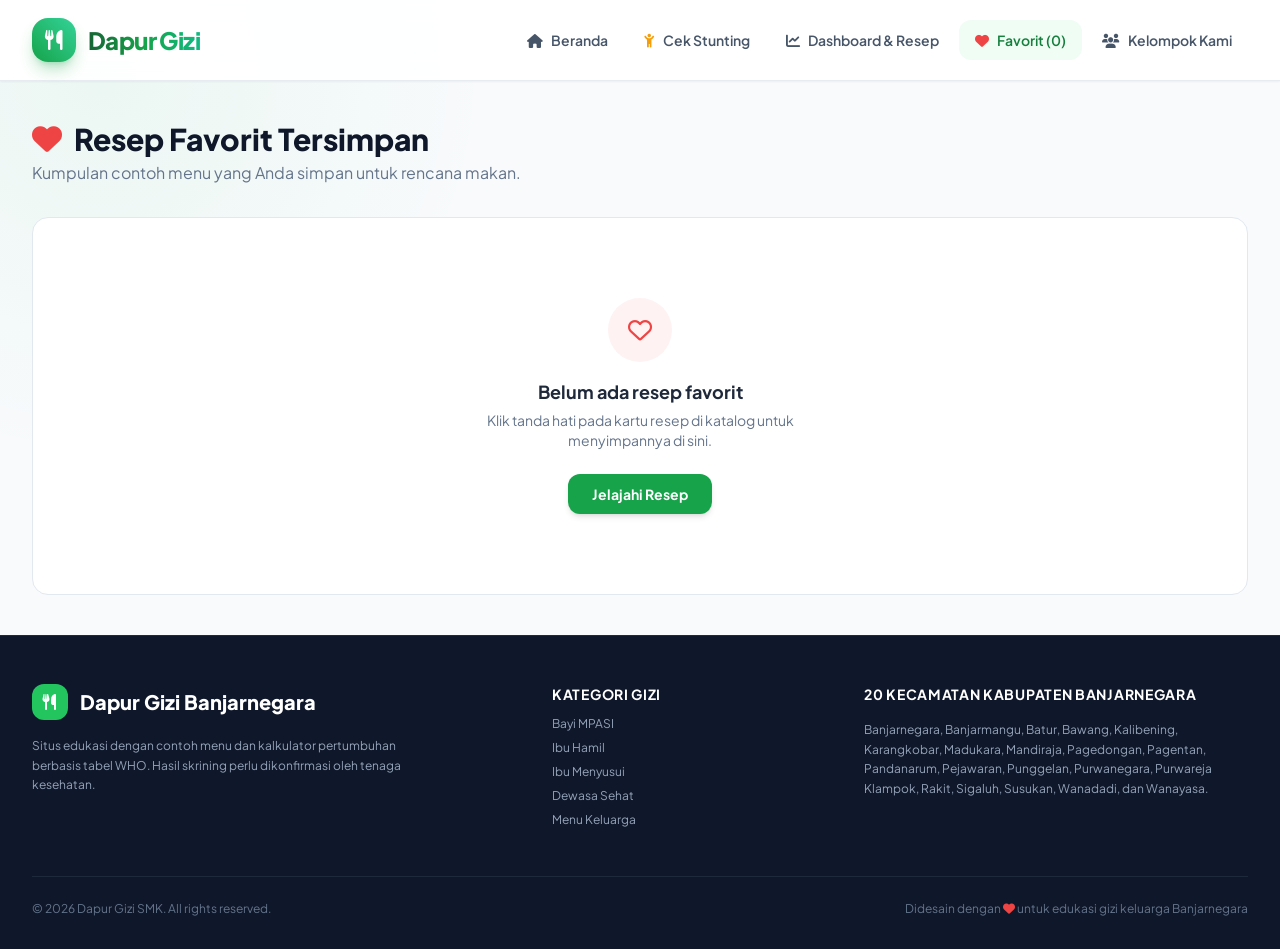
<file: favorit.html>
<!DOCTYPE html>
<html lang="id" class="scroll-smooth">

<head>
    <meta charset="UTF-8">
    <meta name="viewport" content="width=device-width, initial-scale=1.0">
    <meta name="description"
        content="Dapur Gizi Banjarnegara menyediakan contoh menu bergizi dan alat bantu skrining pertumbuhan anak berdasarkan standar WHO.">
    <meta name="theme-color" content="#16a34a">
    <title>Resep Favorit - Dapur Gizi Banjarnegara</title>

    <link rel="preload" href="./css/tailwind.generated.css" as="style">
    <link rel="stylesheet" href="./css/tailwind.generated.css">
    <link rel="stylesheet" href="./assets/fontawesome/css/all.min.css">
    <link rel="stylesheet" href="./css/custom.css">
</head>

<body
    class="bg-slate-50 text-slate-800 font-sans antialiased selection:bg-gizi-500 selection:text-white min-h-screen flex flex-col">
    <header
        class="sticky top-0 z-40 bg-white/90 backdrop-blur-md border-b border-slate-200/80 shadow-sm transition-all duration-200">
        <div class="max-w-7xl mx-auto px-4 sm:px-6 lg:px-8">
            <div class="flex items-center justify-between h-20">

                <!-- Logo -->
                <a href="./index.html" aria-label="Dapur Gizi - Beranda"
                    class="flex items-center space-x-3">
                    <div
                        class="w-11 h-11 rounded-2xl bg-gradient-to-tr from-gizi-600 to-emerald-400 flex items-center justify-center text-white shadow-lg shadow-gizi-600/30">
                        <i class="fa-solid fa-utensils text-xl"></i>
                    </div>
                    <div>
                        <span
                            class="brand-title font-extrabold tracking-tight bg-gradient-to-r from-gizi-800 via-gizi-600 to-emerald-500 bg-clip-text text-transparent">Dapur
                            Gizi</span>
                        <span class="brand-tagline block text-[10px] font-semibold tracking-wider text-slate-400 uppercase">Gizi &amp;
                            Tumbuh Kembang Banjarnegara</span>
                    </div>
                </a>

                <!-- Desktop Nav Tabs -->
                <nav aria-label="Navigasi utama" class="desktop-nav items-center space-x-1">
                    <a href="./index.html" id="nav-home"
                        data-page="home"
                        class="nav-btn px-4 py-2.5 rounded-xl font-semibold text-sm transition-all text-slate-600 hover:text-gizi-600 hover:bg-slate-100">
                        <i class="fa-solid fa-house mr-2"></i>Beranda
                    </a>
                    <a href="./cek-stunting.html" id="nav-stunting"
                        data-page="stunting"
                        class="nav-btn px-4 py-2.5 rounded-xl font-semibold text-sm transition-all text-slate-600 hover:text-gizi-600 hover:bg-slate-100">
                        <i class="fa-solid fa-child-reaching mr-2 text-amber-500"></i>Cek Stunting
                    </a>
                    <a href="./resep.html" id="nav-dashboard"
                        data-page="dashboard"
                        class="nav-btn px-4 py-2.5 rounded-xl font-semibold text-sm transition-all text-slate-600 hover:text-gizi-600 hover:bg-slate-100">
                        <i class="fa-solid fa-chart-line mr-2"></i>Dashboard & Resep
                    </a>
                    <a href="./favorit.html" id="nav-favorites"
                        data-page="favorites"
                        class="nav-btn px-4 py-2.5 rounded-xl font-semibold text-sm transition-all text-slate-600 hover:text-gizi-600 hover:bg-slate-100">
                        <i class="fa-solid fa-heart text-red-500 mr-2"></i>Favorit (<span id="fav-count">0</span>)
                    </a>
                    <a href="./tim.html" id="nav-admin"
                        data-page="admin"
                        class="nav-btn px-4 py-2.5 rounded-xl font-semibold text-sm transition-all text-slate-600 hover:text-gizi-600 hover:bg-slate-100">
                        <i class="fa-solid fa-users mr-2"></i>Kelompok Kami
                    </a>
                </nav>

                <!-- Mobile Header Right Actions -->
                <div class="mobile-header-actions flex items-center space-x-2">
                    <a href="./favorit.html" id="mobile-favorites-link" data-page="favorites"
                        aria-label="Buka resep favorit"
                        class="mobile-favorite-link p-2.5 text-slate-600 hover:text-red-500 rounded-xl bg-slate-100 relative">
                        <i class="fa-solid fa-heart text-lg"></i>
                        <span id="fav-count-mobile"
                            class="absolute -top-1 -right-1 bg-red-500 text-white text-[10px] font-bold w-4 h-4 rounded-full flex items-center justify-center">0</span>
                    </a>
                    <button id="mobile-menu-toggle" type="button" aria-controls="mobile-nav-menu" aria-expanded="false"
                        aria-label="Buka menu navigasi" onclick="toggleMobileNav()"
                        class="p-2.5 text-slate-700 rounded-xl bg-slate-100 hover:bg-slate-200">
                        <i class="fa-solid fa-bars text-xl" id="mobile-menu-icon"></i>
                    </button>
                </div>
            </div>

            <!-- Mobile Navigation Menu Dropdown -->
            <nav id="mobile-nav-menu" aria-label="Navigasi seluler" aria-hidden="true"
                class="mobile-nav border-t border-slate-200 py-3 space-y-1">
                <a href="./index.html"
                    data-page="home" class="mobile-nav-link flex w-full items-center px-4 py-3 rounded-xl font-semibold text-sm text-slate-700 hover:bg-gizi-50 hover:text-gizi-600">
                    <i class="fa-solid fa-house w-6 text-gizi-600"></i>Beranda
                </a>
                <a href="./cek-stunting.html"
                    data-page="stunting" class="mobile-nav-link flex w-full items-center px-4 py-3 rounded-xl font-semibold text-sm text-slate-700 hover:bg-gizi-50 hover:text-gizi-600">
                    <i class="fa-solid fa-child-reaching w-6 text-amber-500"></i>Kalkulator Cek Stunting Balita
                </a>
                <a href="./resep.html"
                    data-page="dashboard" class="mobile-nav-link flex w-full items-center px-4 py-3 rounded-xl font-semibold text-sm text-slate-700 hover:bg-gizi-50 hover:text-gizi-600">
                    <i class="fa-solid fa-chart-line w-6 text-gizi-600"></i>Dashboard & Katalog Resep
                </a>
                <a href="./favorit.html"
                    data-page="favorites" class="mobile-nav-link flex w-full items-center px-4 py-3 rounded-xl font-semibold text-sm text-slate-700 hover:bg-gizi-50 hover:text-gizi-600">
                    <i class="fa-solid fa-heart w-6 text-red-500"></i>Resep Favorit Saya
                </a>
                <a href="./tim.html"
                    data-page="admin" class="mobile-nav-link flex w-full items-center px-4 py-3 rounded-xl font-semibold text-sm text-slate-700 hover:bg-gizi-50 hover:text-gizi-600">
                    <i class="fa-solid fa-users w-6 text-gizi-600"></i>Kelompok Kami
                </a>
            </nav>
        </div>
    </header>
    <main class="flex-grow">
        <section id="page-favorites" class="page-section">
            <div class="max-w-7xl mx-auto px-4 sm:px-6 lg:px-8 py-10">
                <div class="mb-8">
                    <h1 class="text-3xl font-black text-slate-900 flex items-center">
                        <i class="fa-solid fa-heart text-red-500 mr-3"></i>Resep Favorit Tersimpan
                    </h1>
                    <p class="text-slate-500 mt-1">Kumpulan contoh menu yang Anda simpan untuk rencana makan.</p>
                </div>

                <div class="grid grid-cols-1 sm:grid-cols-2 lg:grid-cols-3 gap-6" id="favorites-recipe-grid">
                    <!-- Dynamic favorites list -->
                </div>

                <div id="favorites-empty-state"
                    class="hidden text-center py-20 bg-white rounded-2xl border border-slate-200">
                    <div
                        class="w-16 h-16 rounded-full bg-red-50 text-red-500 flex items-center justify-center mx-auto mb-4">
                        <i class="fa-regular fa-heart text-2xl"></i>
                    </div>
                    <h3 class="text-lg font-bold text-slate-800">Belum ada resep favorit</h3>
                    <p class="text-sm text-slate-500 max-w-sm mx-auto mt-1 mb-6">Klik tanda hati pada kartu resep di
                        katalog untuk menyimpannya di sini.</p>
                    <button onclick="switchTab('dashboard')"
                        class="px-6 py-2.5 bg-gizi-600 text-white font-bold rounded-xl shadow-md hover:bg-gizi-700 transition-all text-sm">
                        Jelajahi Resep
                    </button>
                </div>
            </div>
        </section>
    </main>
    <!-- RECIPE DETAIL MODAL POPUP -->
    <div id="recipe-modal" role="dialog" aria-modal="true" aria-hidden="true" aria-labelledby="modal-recipe-title"
        tabindex="-1" onclick="handleModalBackdrop(event, 'recipe-modal')"
        class="popup-overlay fixed inset-0 z-50 hidden bg-slate-900/60 backdrop-blur-sm flex items-center justify-center p-4 sm:p-6 overflow-y-auto">
        <div class="popup-panel bg-white rounded-3xl max-w-2xl w-full max-h-[90vh] overflow-y-auto shadow-2xl border border-slate-100 transform transition-all relative"
            tabindex="-1">

            <!-- Close Button -->
            <button aria-label="Tutup detail resep" onclick="closeModal('recipe-modal')"
                class="absolute top-4 right-4 z-10 w-11 h-11 bg-black/40 hover:bg-black/60 text-white rounded-full flex items-center justify-center backdrop-blur-md transition-all">
                <i class="fa-solid fa-xmark"></i>
            </button>

            <!-- Modal Content Header -->
            <div class="relative h-64 sm:h-72 w-full">
                <div id="modal-recipe-visual"
                    class="relative flex h-64 w-full items-center justify-center bg-gizi-50 sm:h-72">
                    <i id="modal-recipe-icon" class="fa-solid fa-utensils text-6xl text-gizi-600"
                        aria-hidden="true"></i>
                </div>
                <div class="absolute inset-0 bg-gradient-to-t from-slate-900/70 via-transparent to-transparent"></div>

                <!-- Recipe cost estimate -->
                <div class="recipe-modal-summary absolute bottom-4 left-4 right-4 flex justify-between items-end">
                    <div>
                        <span id="modal-recipe-cat"
                            class="px-3 py-1 rounded-full text-[10px] font-extrabold uppercase tracking-wider bg-gizi-500 text-white shadow-md"></span>
                        <h2 id="modal-recipe-title" class="text-2xl font-black text-white mt-1"></h2>
                    </div>
                    <div class="recipe-modal-cost text-right">
                        <div class="text-xs text-slate-200 font-medium">Perkiraan biaya per resep</div>
                        <div id="modal-recipe-price" class="text-2xl price-text-outline"></div>
                        <div class="text-[9px] text-slate-200">Harga contoh; cek harga setempat.</div>
                    </div>
                </div>
            </div>

            <!-- Modal Body -->
            <div class="p-6 sm:p-8 space-y-6">

                <!-- Quick Meta Badges -->
                <div class="grid grid-cols-3 gap-3 p-3 bg-slate-50 rounded-2xl text-center border border-slate-200/60">
                    <div>
                        <span class="block text-[10px] uppercase font-bold text-slate-400">Porsi Unit</span>
                        <span id="modal-recipe-portion" class="text-sm font-bold text-slate-800"></span>
                    </div>
                    <div>
                        <span class="block text-[10px] uppercase font-bold text-slate-400">Waktu Masak</span>
                        <span id="modal-recipe-time" class="text-sm font-bold text-slate-800"></span>
                    </div>
                    <div>
                        <span class="block text-[10px] uppercase font-bold text-slate-400">Rentang Usia</span>
                        <span id="modal-recipe-age-range" class="text-sm font-bold text-gizi-700"></span>
                    </div>
                </div>

                <!-- Safe Food / Nutrition Tag -->
                <div class="p-4 rounded-xl bg-emerald-50 border border-emerald-200">
                    <h4 class="font-bold text-gizi-800 text-xs uppercase tracking-wider mb-1 flex items-center">
                        <i class="fa-solid fa-shield-halved text-gizi-600 mr-2"></i>Catatan &amp; Keamanan Bahan
                    </h4>
                    <p id="modal-recipe-nutrition" class="text-xs text-slate-600 leading-relaxed"></p>
                </div>

                <!-- Unified Ingredients List -->
                <div>
                    <h3 class="font-bold text-slate-900 text-sm uppercase tracking-wider mb-3 flex items-center">
                        <i class="fa-solid fa-basket-shopping text-gizi-600 mr-2"></i>Bahan-bahan (Satuan Baku: gram,
                        ml, porsi)
                    </h3>
                    <ul id="modal-recipe-ingredients"
                        class="grid grid-cols-1 sm:grid-cols-2 gap-2 text-sm text-slate-700">
                        <!-- Ingredients list -->
                    </ul>
                </div>

                <!-- Cooking Steps -->
                <div>
                    <h3 class="font-bold text-slate-900 text-sm uppercase tracking-wider mb-3 flex items-center">
                        <i class="fa-solid fa-list-check text-gizi-600 mr-2"></i>Langkah Pembuatan
                    </h3>
                    <ol id="modal-recipe-steps" class="space-y-2.5 text-sm text-slate-700 list-decimal list-inside">
                        <!-- Steps list -->
                    </ol>
                </div>

                <!-- Footer Action Buttons -->
                <div class="pt-4 border-t border-slate-100 flex items-center justify-between">
                    <button id="modal-fav-btn" onclick=""
                        class="touch-target px-5 py-2.5 rounded-xl border border-slate-200 text-sm font-bold flex items-center space-x-2 text-slate-700 hover:bg-slate-50">
                        <i class="fa-regular fa-heart text-red-500"></i>
                        <span id="modal-fav-text">Simpan Favorit</span>
                    </button>
                    <button onclick="closeModal('recipe-modal')"
                        class="touch-target px-6 py-2.5 rounded-xl bg-slate-900 text-white font-bold text-sm hover:bg-slate-800">
                        Tutup
                    </button>
                </div>

            </div>

        </div>
    </div>

    <!-- CATEGORY SAFE FOOD MODAL POPUP -->
    <div id="category-modal" role="dialog" aria-modal="true" aria-hidden="true" aria-labelledby="modal-cat-title"
        tabindex="-1" onclick="handleModalBackdrop(event, 'category-modal')"
        class="popup-overlay fixed inset-0 z-50 hidden bg-slate-900/60 backdrop-blur-sm flex items-center justify-center p-4 overflow-y-auto">
        <div class="popup-panel bg-white rounded-3xl max-w-xl w-full p-6 sm:p-8 shadow-2xl border border-slate-100 relative"
            tabindex="-1">

            <button aria-label="Tutup pilihan kategori" onclick="closeModal('category-modal')"
                class="absolute top-4 right-4 w-8 h-8 bg-slate-100 text-slate-500 hover:text-slate-800 rounded-full flex items-center justify-center">
                <i class="fa-solid fa-xmark"></i>
            </button>

            <div class="flex items-center space-x-3 mb-4">
                <div id="modal-cat-icon"
                    class="w-12 h-12 rounded-2xl bg-gizi-100 text-gizi-700 flex items-center justify-center text-xl font-bold">
                </div>
                <div>
                    <h3 id="modal-cat-title" class="text-xl font-black text-slate-900 capitalize"></h3>
                    <span class="text-xs text-emerald-600 font-semibold">Contoh pilihan bahan pangan</span>
                </div>
            </div>

            <p id="modal-cat-desc" class="text-xs text-slate-500 mb-6 leading-relaxed"></p>

            <!-- Bullet / Bulet-bulet Food List -->
            <div class="mb-6">
                <h4 class="text-xs font-bold uppercase tracking-wider text-slate-700 mb-3">Contoh bahan pangan yang
                    dapat dipilih:</h4>
                <div id="modal-cat-bullets" class="space-y-2">
                    <!-- Dynamic bullet pills -->
                </div>
            </div>

            <div class="flex justify-end gap-3 pt-4 border-t border-slate-100">
                <button onclick="closeModal('category-modal'); viewCategoryRecipes();"
                    class="px-5 py-2.5 bg-gizi-600 text-white font-bold text-xs rounded-xl hover:bg-gizi-700">
                    Lihat Resep Kategori Ini
                </button>
            </div>
        </div>
    </div>

    <!-- FOOTER -->
    <footer class="bg-slate-900 text-slate-300 pt-12 pb-8 border-t border-slate-800">
        <div class="max-w-7xl mx-auto px-4 sm:px-6 lg:px-8">
            <div class="grid grid-cols-1 md:grid-cols-12 gap-8 pb-12 border-b border-slate-800">

                <div class="md:col-span-5 space-y-4">
                    <div class="flex items-center space-x-3">
                        <div class="w-9 h-9 rounded-xl bg-gizi-500 flex items-center justify-center text-white">
                            <i class="fa-solid fa-utensils"></i>
                        </div>
                        <span class="text-xl font-extrabold text-white">Dapur Gizi Banjarnegara</span>
                    </div>
                    <p class="text-xs text-slate-400 leading-relaxed max-w-sm">
                        Situs edukasi dengan contoh menu dan kalkulator pertumbuhan berbasis tabel WHO. Hasil skrining
                        perlu dikonfirmasi oleh tenaga kesehatan.
                    </p>
                </div>

                <div class="md:col-span-3 space-y-3">
                    <h4 class="text-sm font-bold text-white uppercase tracking-wider">Kategori Gizi</h4>
                    <ul class="space-y-2 text-xs text-slate-400">
                        <li><a href="./resep.html?category=bayi%20MPASI"
                                class="hover:text-gizi-400">Bayi MPASI</a></li>
                        <li><a href="./resep.html?category=ibu%20hamil"
                                class="hover:text-gizi-400">Ibu Hamil</a></li>
                        <li><a href="./resep.html?category=menyusui"
                                class="hover:text-gizi-400">Ibu Menyusui</a></li>
                        <li><a href="./resep.html?category=dewasa"
                                class="hover:text-gizi-400">Dewasa Sehat</a></li>
                        <li><a href="./resep.html?category=keluarga"
                                class="hover:text-gizi-400">Menu Keluarga</a></li>
                    </ul>
                </div>

                <div class="md:col-span-4 space-y-3">
                    <h4 class="text-sm font-bold text-white uppercase tracking-wider">20 Kecamatan Kabupaten
                        Banjarnegara</h4>
                    <p class="pt-1 text-xs leading-relaxed text-slate-400">Banjarnegara, Banjarmangu, Batur, Bawang,
                        Kalibening, Karangkobar, Madukara, Mandiraja, Pagedongan, Pagentan, Pandanarum, Pejawaran,
                        Punggelan, Purwanegara, Purwareja Klampok, Rakit, Sigaluh, Susukan, Wanadadi, dan Wanayasa.</p>
                </div>

            </div>

            <div class="pt-6 flex flex-col sm:flex-row items-center justify-between text-xs text-slate-500">
                <p>&copy; 2026 Dapur Gizi SMK. All rights reserved.</p>
                <p class="mt-2 sm:mt-0">Didesain dengan <i class="fa-solid fa-heart text-red-500"></i> untuk edukasi
                    gizi keluarga Banjarnegara</p>
            </div>
        </div>
    </footer>
    <script src="./js/growth-reference.js"></script>
    <script src="./js/app.js"></script>
</body>

</html>
</file>
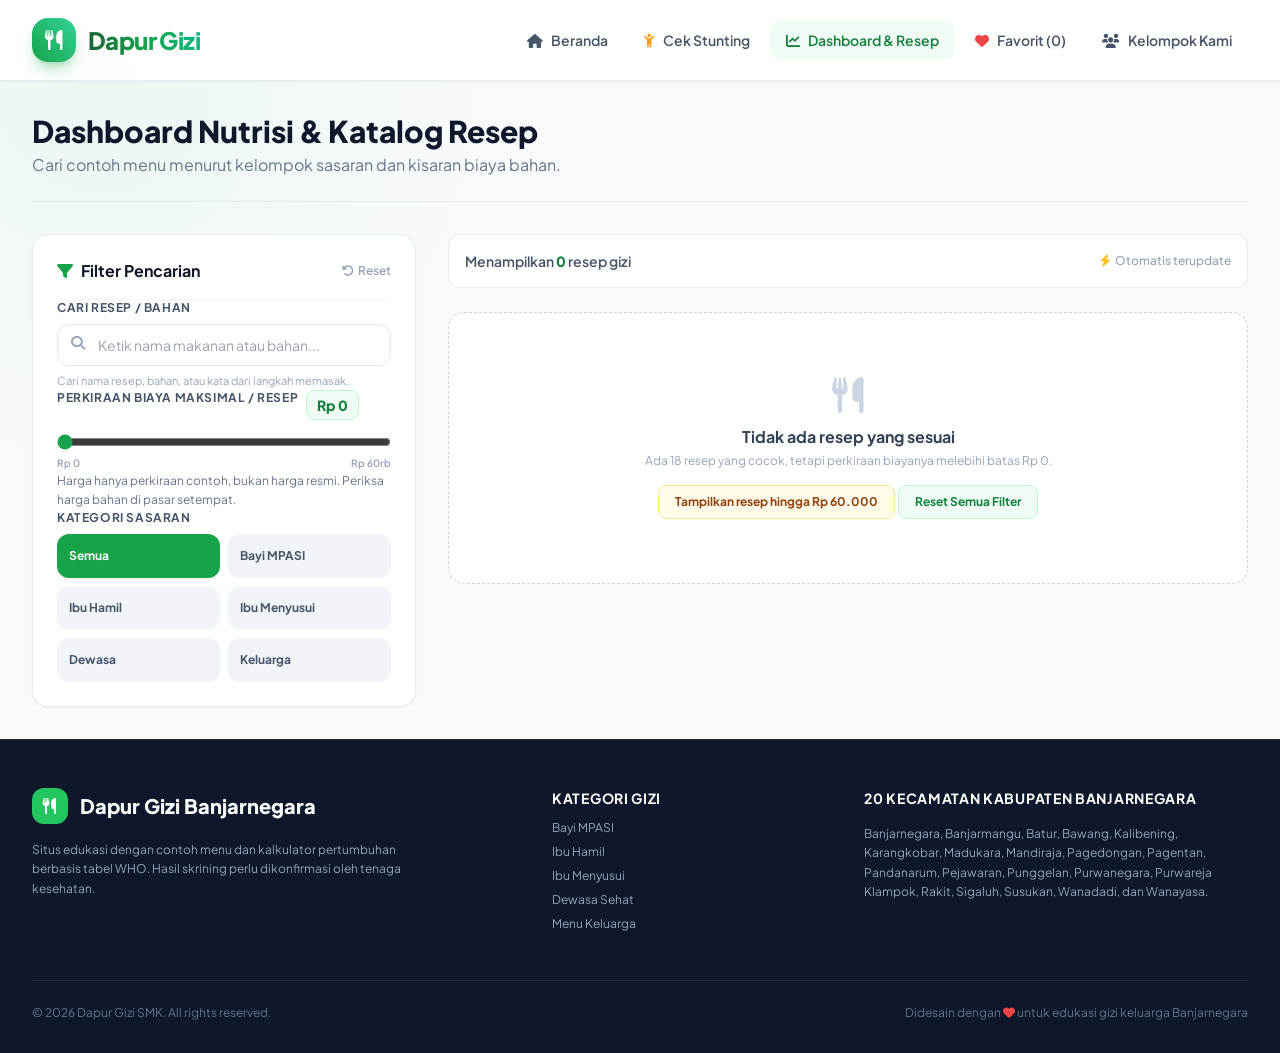
<file: resep.html>
<!DOCTYPE html>
<html lang="id" class="scroll-smooth">

<head>
    <meta charset="UTF-8">
    <meta name="viewport" content="width=device-width, initial-scale=1.0">
    <meta name="description"
        content="Dapur Gizi Banjarnegara menyediakan contoh menu bergizi dan alat bantu skrining pertumbuhan anak berdasarkan standar WHO.">
    <meta name="theme-color" content="#16a34a">
    <title>Dashboard & Resep - Dapur Gizi Banjarnegara</title>

    <link rel="preload" href="./css/tailwind.generated.css" as="style">
    <link rel="stylesheet" href="./css/tailwind.generated.css">
    <link rel="stylesheet" href="./assets/fontawesome/css/all.min.css">
    <link rel="stylesheet" href="./css/custom.css">
</head>

<body
    class="bg-slate-50 text-slate-800 font-sans antialiased selection:bg-gizi-500 selection:text-white min-h-screen flex flex-col">
    <header
        class="sticky top-0 z-40 bg-white/90 backdrop-blur-md border-b border-slate-200/80 shadow-sm transition-all duration-200">
        <div class="max-w-7xl mx-auto px-4 sm:px-6 lg:px-8">
            <div class="flex items-center justify-between h-20">

                <!-- Logo -->
                <a href="./index.html" aria-label="Dapur Gizi - Beranda"
                    class="flex items-center space-x-3">
                    <div
                        class="w-11 h-11 rounded-2xl bg-gradient-to-tr from-gizi-600 to-emerald-400 flex items-center justify-center text-white shadow-lg shadow-gizi-600/30">
                        <i class="fa-solid fa-utensils text-xl"></i>
                    </div>
                    <div>
                        <span
                            class="brand-title font-extrabold tracking-tight bg-gradient-to-r from-gizi-800 via-gizi-600 to-emerald-500 bg-clip-text text-transparent">Dapur
                            Gizi</span>
                        <span class="brand-tagline block text-[10px] font-semibold tracking-wider text-slate-400 uppercase">Gizi &amp;
                            Tumbuh Kembang Banjarnegara</span>
                    </div>
                </a>

                <!-- Desktop Nav Tabs -->
                <nav aria-label="Navigasi utama" class="desktop-nav items-center space-x-1">
                    <a href="./index.html" id="nav-home"
                        data-page="home"
                        class="nav-btn px-4 py-2.5 rounded-xl font-semibold text-sm transition-all text-slate-600 hover:text-gizi-600 hover:bg-slate-100">
                        <i class="fa-solid fa-house mr-2"></i>Beranda
                    </a>
                    <a href="./cek-stunting.html" id="nav-stunting"
                        data-page="stunting"
                        class="nav-btn px-4 py-2.5 rounded-xl font-semibold text-sm transition-all text-slate-600 hover:text-gizi-600 hover:bg-slate-100">
                        <i class="fa-solid fa-child-reaching mr-2 text-amber-500"></i>Cek Stunting
                    </a>
                    <a href="./resep.html" id="nav-dashboard"
                        data-page="dashboard"
                        class="nav-btn px-4 py-2.5 rounded-xl font-semibold text-sm transition-all text-slate-600 hover:text-gizi-600 hover:bg-slate-100">
                        <i class="fa-solid fa-chart-line mr-2"></i>Dashboard & Resep
                    </a>
                    <a href="./favorit.html" id="nav-favorites"
                        data-page="favorites"
                        class="nav-btn px-4 py-2.5 rounded-xl font-semibold text-sm transition-all text-slate-600 hover:text-gizi-600 hover:bg-slate-100">
                        <i class="fa-solid fa-heart text-red-500 mr-2"></i>Favorit (<span id="fav-count">0</span>)
                    </a>
                    <a href="./tim.html" id="nav-admin"
                        data-page="admin"
                        class="nav-btn px-4 py-2.5 rounded-xl font-semibold text-sm transition-all text-slate-600 hover:text-gizi-600 hover:bg-slate-100">
                        <i class="fa-solid fa-users mr-2"></i>Kelompok Kami
                    </a>
                </nav>

                <!-- Mobile Header Right Actions -->
                <div class="mobile-header-actions flex items-center space-x-2">
                    <a href="./favorit.html" id="mobile-favorites-link" data-page="favorites"
                        aria-label="Buka resep favorit"
                        class="mobile-favorite-link p-2.5 text-slate-600 hover:text-red-500 rounded-xl bg-slate-100 relative">
                        <i class="fa-solid fa-heart text-lg"></i>
                        <span id="fav-count-mobile"
                            class="absolute -top-1 -right-1 bg-red-500 text-white text-[10px] font-bold w-4 h-4 rounded-full flex items-center justify-center">0</span>
                    </a>
                    <button id="mobile-menu-toggle" type="button" aria-controls="mobile-nav-menu" aria-expanded="false"
                        aria-label="Buka menu navigasi" onclick="toggleMobileNav()"
                        class="p-2.5 text-slate-700 rounded-xl bg-slate-100 hover:bg-slate-200">
                        <i class="fa-solid fa-bars text-xl" id="mobile-menu-icon"></i>
                    </button>
                </div>
            </div>

            <!-- Mobile Navigation Menu Dropdown -->
            <nav id="mobile-nav-menu" aria-label="Navigasi seluler" aria-hidden="true"
                class="mobile-nav border-t border-slate-200 py-3 space-y-1">
                <a href="./index.html"
                    data-page="home" class="mobile-nav-link flex w-full items-center px-4 py-3 rounded-xl font-semibold text-sm text-slate-700 hover:bg-gizi-50 hover:text-gizi-600">
                    <i class="fa-solid fa-house w-6 text-gizi-600"></i>Beranda
                </a>
                <a href="./cek-stunting.html"
                    data-page="stunting" class="mobile-nav-link flex w-full items-center px-4 py-3 rounded-xl font-semibold text-sm text-slate-700 hover:bg-gizi-50 hover:text-gizi-600">
                    <i class="fa-solid fa-child-reaching w-6 text-amber-500"></i>Kalkulator Cek Stunting Balita
                </a>
                <a href="./resep.html"
                    data-page="dashboard" class="mobile-nav-link flex w-full items-center px-4 py-3 rounded-xl font-semibold text-sm text-slate-700 hover:bg-gizi-50 hover:text-gizi-600">
                    <i class="fa-solid fa-chart-line w-6 text-gizi-600"></i>Dashboard & Katalog Resep
                </a>
                <a href="./favorit.html"
                    data-page="favorites" class="mobile-nav-link flex w-full items-center px-4 py-3 rounded-xl font-semibold text-sm text-slate-700 hover:bg-gizi-50 hover:text-gizi-600">
                    <i class="fa-solid fa-heart w-6 text-red-500"></i>Resep Favorit Saya
                </a>
                <a href="./tim.html"
                    data-page="admin" class="mobile-nav-link flex w-full items-center px-4 py-3 rounded-xl font-semibold text-sm text-slate-700 hover:bg-gizi-50 hover:text-gizi-600">
                    <i class="fa-solid fa-users w-6 text-gizi-600"></i>Kelompok Kami
                </a>
            </nav>
        </div>
    </header>
    <main class="flex-grow">
        <section id="page-dashboard" class="page-section">
            <div class="max-w-7xl mx-auto px-4 sm:px-6 lg:px-8 py-8">

                <!-- Page Title -->
                <div class="mb-8 border-b border-slate-200 pb-6">
                    <h1 class="text-3xl font-black text-slate-900">Dashboard Nutrisi & Katalog Resep</h1>
                    <p class="text-slate-500 mt-1">Cari contoh menu menurut kelompok sasaran dan kisaran biaya bahan.
                    </p>
                </div>

                <div class="grid grid-cols-1 lg:grid-cols-12 gap-8">

                    <!-- Sidebar Controls -->
                    <div class="lg:col-span-4 space-y-6">

                        <!-- Filter Box Card -->
                        <div
                            class="bg-white p-4 sm:p-6 rounded-2xl border border-slate-200/80 shadow-sm space-y-5 sm:space-y-6">
                            <div class="flex items-center justify-between border-b border-slate-100 pb-4">
                                <h3 class="font-bold text-slate-900 flex items-center">
                                    <i class="fa-solid fa-filter text-gizi-600 mr-2"></i>Filter Pencarian
                                </h3>
                                <button onclick="resetFilters()"
                                    class="text-xs font-semibold text-slate-400 hover:text-gizi-600">
                                    <i class="fa-solid fa-rotate-left mr-1"></i>Reset
                                </button>
                            </div>

                            <!-- Live Auto Search Input -->
                            <div>
                                <label for="search-input" class="block text-xs font-bold text-slate-600 uppercase tracking-wider mb-2">Cari
                                    Resep / Bahan</label>
                                <div class="relative">
                                    <input type="search" id="search-input" oninput="handleFilterChange()"
                                        aria-describedby="search-help"
                                        placeholder="Ketik nama makanan atau bahan..."
                                        class="w-full pl-10 pr-4 py-2.5 rounded-xl border border-slate-200 text-sm focus:outline-none focus:ring-2 focus:ring-gizi-500/20 focus:border-gizi-500 transition-all">
                                    <i
                                        class="fa-solid fa-magnifying-glass absolute left-3.5 top-3 text-slate-400 text-sm"></i>
                                </div>
                                <p id="search-help" class="mt-1.5 text-[11px] leading-relaxed text-slate-400">
                                    Cari nama resep, bahan, atau kata dari langkah memasak.
                                </p>
                            </div>

                            <!-- Illustrative Cost Slider -->
                            <div>
                                <div class="mb-2 flex flex-col gap-2 sm:flex-row sm:items-center sm:justify-between">
                                    <label for="budget-slider" class="text-xs font-bold text-slate-600 uppercase tracking-wider">Perkiraan
                                        biaya maksimal / resep</label>
                                    <span id="budget-value"
                                        class="self-start whitespace-nowrap text-sm font-extrabold text-gizi-700 bg-gizi-50 px-2.5 py-1 rounded-lg border border-gizi-200 sm:self-auto">
                                        Rp 0
                                    </span>
                                </div>
                                <input type="range" id="budget-slider" min="0" max="60000" step="1000" value="0"
                                    oninput="updateBudgetDisplay(this.value); handleFilterChange();"
                                    class="w-full accent-gizi-600 cursor-pointer h-2 bg-slate-200 rounded-lg">
                                <div class="flex justify-between text-[10px] text-slate-400 font-semibold mt-1">
                                    <span>Rp 0</span>
                                    <span>Rp 60rb</span>
                                </div>
                            </div>
                            <p class="text-xs leading-relaxed text-slate-500">Harga hanya perkiraan contoh, bukan
                                harga resmi. Periksa harga bahan di pasar setempat.</p>

                            <!-- Category Selection -->
                            <div>
                                <label
                                    class="block text-xs font-bold text-slate-600 uppercase tracking-wider mb-2">Kategori
                                    Sasaran</label>

                                <div class="grid grid-cols-2 gap-2 sm:flex sm:flex-wrap" id="category-buttons-container">
                                    <!-- Category choices are populated dynamically -->
                                </div>
                            </div>

                        </div>
                    </div>

                    <!-- Main Recipe Grid Container -->
                    <div class="lg:col-span-8">

                        <!-- Dynamic Info Bar -->
                        <div
                            class="flex items-center justify-between bg-white p-4 rounded-xl border border-slate-200/80 mb-6">
                            <span class="text-sm font-semibold text-slate-600" role="status" aria-live="polite">
                                Menampilkan <strong id="results-count" class="text-gizi-700">0</strong> resep gizi
                            </span>
                            <span class="text-xs text-slate-400 font-medium hidden sm:inline">
                                <i class="fa-solid fa-bolt text-amber-400 mr-1"></i>Otomatis terupdate
                            </span>
                        </div>

                        <!-- Recipe Grid -->
                        <div class="grid grid-cols-1 sm:grid-cols-2 gap-6" id="dashboard-recipe-grid">
                            <!-- Populated dynamically via JS -->
                        </div>

                        <!-- Empty State -->
                        <div id="empty-state"
                            class="hidden text-center py-16 bg-white rounded-2xl border border-dashed border-slate-300">
                            <i class="fa-solid fa-utensils text-4xl text-slate-300 mb-3"></i>
                            <p class="font-bold text-slate-700">Tidak ada resep yang sesuai</p>
                            <p id="empty-state-message" class="text-xs text-slate-400 mt-1">Belum ada resep yang cocok dengan kata kunci dan kategori ini. Coba kata kunci lain atau reset filter.</p>
                            <button id="empty-state-budget-suggestion" type="button" onclick="showAllBudgetRecipes()"
                                class="hidden mt-4 px-4 py-2 bg-amber-50 text-amber-800 text-xs font-bold rounded-lg border border-amber-200 hover:bg-amber-100">
                                Tampilkan resep hingga Rp 60.000
                            </button>
                            <button onclick="resetFilters()"
                                class="mt-4 px-4 py-2 bg-gizi-50 text-gizi-700 text-xs font-bold rounded-lg border border-gizi-200 hover:bg-gizi-100">
                                Reset Semua Filter
                            </button>
                        </div>
                    </div>

                </div>
            </div>
        </section>
    </main>
    <!-- RECIPE DETAIL MODAL POPUP -->
    <div id="recipe-modal" role="dialog" aria-modal="true" aria-hidden="true" aria-labelledby="modal-recipe-title"
        tabindex="-1" onclick="handleModalBackdrop(event, 'recipe-modal')"
        class="popup-overlay fixed inset-0 z-50 hidden bg-slate-900/60 backdrop-blur-sm flex items-center justify-center p-4 sm:p-6 overflow-y-auto">
        <div class="popup-panel bg-white rounded-3xl max-w-2xl w-full max-h-[90vh] overflow-y-auto shadow-2xl border border-slate-100 transform transition-all relative"
            tabindex="-1">

            <!-- Close Button -->
            <button aria-label="Tutup detail resep" onclick="closeModal('recipe-modal')"
                class="absolute top-4 right-4 z-10 w-11 h-11 bg-black/40 hover:bg-black/60 text-white rounded-full flex items-center justify-center backdrop-blur-md transition-all">
                <i class="fa-solid fa-xmark"></i>
            </button>

            <!-- Modal Content Header -->
            <div class="relative h-64 sm:h-72 w-full">
                <div id="modal-recipe-visual"
                    class="relative flex h-64 w-full items-center justify-center bg-gizi-50 sm:h-72">
                    <i id="modal-recipe-icon" class="fa-solid fa-utensils text-6xl text-gizi-600"
                        aria-hidden="true"></i>
                </div>
                <div class="absolute inset-0 bg-gradient-to-t from-slate-900/70 via-transparent to-transparent"></div>

                <!-- Recipe cost estimate -->
                <div class="recipe-modal-summary absolute bottom-4 left-4 right-4 flex justify-between items-end">
                    <div>
                        <span id="modal-recipe-cat"
                            class="px-3 py-1 rounded-full text-[10px] font-extrabold uppercase tracking-wider bg-gizi-500 text-white shadow-md"></span>
                        <h2 id="modal-recipe-title" class="text-2xl font-black text-white mt-1"></h2>
                    </div>
                    <div class="recipe-modal-cost text-right">
                        <div class="text-xs text-slate-200 font-medium">Perkiraan biaya per resep</div>
                        <div id="modal-recipe-price" class="text-2xl price-text-outline"></div>
                        <div class="text-[9px] text-slate-200">Harga contoh; cek harga setempat.</div>
                    </div>
                </div>
            </div>

            <!-- Modal Body -->
            <div class="p-6 sm:p-8 space-y-6">

                <!-- Quick Meta Badges -->
                <div class="grid grid-cols-3 gap-3 p-3 bg-slate-50 rounded-2xl text-center border border-slate-200/60">
                    <div>
                        <span class="block text-[10px] uppercase font-bold text-slate-400">Porsi Unit</span>
                        <span id="modal-recipe-portion" class="text-sm font-bold text-slate-800"></span>
                    </div>
                    <div>
                        <span class="block text-[10px] uppercase font-bold text-slate-400">Waktu Masak</span>
                        <span id="modal-recipe-time" class="text-sm font-bold text-slate-800"></span>
                    </div>
                    <div>
                        <span class="block text-[10px] uppercase font-bold text-slate-400">Rentang Usia</span>
                        <span id="modal-recipe-age-range" class="text-sm font-bold text-gizi-700"></span>
                    </div>
                </div>

                <!-- Safe Food / Nutrition Tag -->
                <div class="p-4 rounded-xl bg-emerald-50 border border-emerald-200">
                    <h4 class="font-bold text-gizi-800 text-xs uppercase tracking-wider mb-1 flex items-center">
                        <i class="fa-solid fa-shield-halved text-gizi-600 mr-2"></i>Catatan &amp; Keamanan Bahan
                    </h4>
                    <p id="modal-recipe-nutrition" class="text-xs text-slate-600 leading-relaxed"></p>
                </div>

                <!-- Unified Ingredients List -->
                <div>
                    <h3 class="font-bold text-slate-900 text-sm uppercase tracking-wider mb-3 flex items-center">
                        <i class="fa-solid fa-basket-shopping text-gizi-600 mr-2"></i>Bahan-bahan (Satuan Baku: gram,
                        ml, porsi)
                    </h3>
                    <ul id="modal-recipe-ingredients"
                        class="grid grid-cols-1 sm:grid-cols-2 gap-2 text-sm text-slate-700">
                        <!-- Ingredients list -->
                    </ul>
                </div>

                <!-- Cooking Steps -->
                <div>
                    <h3 class="font-bold text-slate-900 text-sm uppercase tracking-wider mb-3 flex items-center">
                        <i class="fa-solid fa-list-check text-gizi-600 mr-2"></i>Langkah Pembuatan
                    </h3>
                    <ol id="modal-recipe-steps" class="space-y-2.5 text-sm text-slate-700 list-decimal list-inside">
                        <!-- Steps list -->
                    </ol>
                </div>

                <!-- Footer Action Buttons -->
                <div class="pt-4 border-t border-slate-100 flex items-center justify-between">
                    <button id="modal-fav-btn" onclick=""
                        class="touch-target px-5 py-2.5 rounded-xl border border-slate-200 text-sm font-bold flex items-center space-x-2 text-slate-700 hover:bg-slate-50">
                        <i class="fa-regular fa-heart text-red-500"></i>
                        <span id="modal-fav-text">Simpan Favorit</span>
                    </button>
                    <button onclick="closeModal('recipe-modal')"
                        class="touch-target px-6 py-2.5 rounded-xl bg-slate-900 text-white font-bold text-sm hover:bg-slate-800">
                        Tutup
                    </button>
                </div>

            </div>

        </div>
    </div>

    <!-- CATEGORY SAFE FOOD MODAL POPUP -->
    <div id="category-modal" role="dialog" aria-modal="true" aria-hidden="true" aria-labelledby="modal-cat-title"
        tabindex="-1" onclick="handleModalBackdrop(event, 'category-modal')"
        class="popup-overlay fixed inset-0 z-50 hidden bg-slate-900/60 backdrop-blur-sm flex items-center justify-center p-4 overflow-y-auto">
        <div class="popup-panel bg-white rounded-3xl max-w-xl w-full p-6 sm:p-8 shadow-2xl border border-slate-100 relative"
            tabindex="-1">

            <button aria-label="Tutup pilihan kategori" onclick="closeModal('category-modal')"
                class="absolute top-4 right-4 w-8 h-8 bg-slate-100 text-slate-500 hover:text-slate-800 rounded-full flex items-center justify-center">
                <i class="fa-solid fa-xmark"></i>
            </button>

            <div class="flex items-center space-x-3 mb-4">
                <div id="modal-cat-icon"
                    class="w-12 h-12 rounded-2xl bg-gizi-100 text-gizi-700 flex items-center justify-center text-xl font-bold">
                </div>
                <div>
                    <h3 id="modal-cat-title" class="text-xl font-black text-slate-900 capitalize"></h3>
                    <span class="text-xs text-emerald-600 font-semibold">Contoh pilihan bahan pangan</span>
                </div>
            </div>

            <p id="modal-cat-desc" class="text-xs text-slate-500 mb-6 leading-relaxed"></p>

            <!-- Bullet / Bulet-bulet Food List -->
            <div class="mb-6">
                <h4 class="text-xs font-bold uppercase tracking-wider text-slate-700 mb-3">Contoh bahan pangan yang
                    dapat dipilih:</h4>
                <div id="modal-cat-bullets" class="space-y-2">
                    <!-- Dynamic bullet pills -->
                </div>
            </div>

            <div class="flex justify-end gap-3 pt-4 border-t border-slate-100">
                <button onclick="closeModal('category-modal'); viewCategoryRecipes();"
                    class="px-5 py-2.5 bg-gizi-600 text-white font-bold text-xs rounded-xl hover:bg-gizi-700">
                    Lihat Resep Kategori Ini
                </button>
            </div>
        </div>
    </div>

    <!-- FOOTER -->
    <footer class="bg-slate-900 text-slate-300 pt-12 pb-8 border-t border-slate-800">
        <div class="max-w-7xl mx-auto px-4 sm:px-6 lg:px-8">
            <div class="grid grid-cols-1 md:grid-cols-12 gap-8 pb-12 border-b border-slate-800">

                <div class="md:col-span-5 space-y-4">
                    <div class="flex items-center space-x-3">
                        <div class="w-9 h-9 rounded-xl bg-gizi-500 flex items-center justify-center text-white">
                            <i class="fa-solid fa-utensils"></i>
                        </div>
                        <span class="text-xl font-extrabold text-white">Dapur Gizi Banjarnegara</span>
                    </div>
                    <p class="text-xs text-slate-400 leading-relaxed max-w-sm">
                        Situs edukasi dengan contoh menu dan kalkulator pertumbuhan berbasis tabel WHO. Hasil skrining
                        perlu dikonfirmasi oleh tenaga kesehatan.
                    </p>
                </div>

                <div class="md:col-span-3 space-y-3">
                    <h4 class="text-sm font-bold text-white uppercase tracking-wider">Kategori Gizi</h4>
                    <ul class="space-y-2 text-xs text-slate-400">
                        <li><a href="./resep.html?category=bayi%20MPASI"
                                class="hover:text-gizi-400">Bayi MPASI</a></li>
                        <li><a href="./resep.html?category=ibu%20hamil"
                                class="hover:text-gizi-400">Ibu Hamil</a></li>
                        <li><a href="./resep.html?category=menyusui"
                                class="hover:text-gizi-400">Ibu Menyusui</a></li>
                        <li><a href="./resep.html?category=dewasa"
                                class="hover:text-gizi-400">Dewasa Sehat</a></li>
                        <li><a href="./resep.html?category=keluarga"
                                class="hover:text-gizi-400">Menu Keluarga</a></li>
                    </ul>
                </div>

                <div class="md:col-span-4 space-y-3">
                    <h4 class="text-sm font-bold text-white uppercase tracking-wider">20 Kecamatan Kabupaten
                        Banjarnegara</h4>
                    <p class="pt-1 text-xs leading-relaxed text-slate-400">Banjarnegara, Banjarmangu, Batur, Bawang,
                        Kalibening, Karangkobar, Madukara, Mandiraja, Pagedongan, Pagentan, Pandanarum, Pejawaran,
                        Punggelan, Purwanegara, Purwareja Klampok, Rakit, Sigaluh, Susukan, Wanadadi, dan Wanayasa.</p>
                </div>

            </div>

            <div class="pt-6 flex flex-col sm:flex-row items-center justify-between text-xs text-slate-500">
                <p>&copy; 2026 Dapur Gizi SMK. All rights reserved.</p>
                <p class="mt-2 sm:mt-0">Didesain dengan <i class="fa-solid fa-heart text-red-500"></i> untuk edukasi
                    gizi keluarga Banjarnegara</p>
            </div>
        </div>
    </footer>
    <script src="./js/growth-reference.js"></script>
    <script src="./js/app.js"></script>
</body>

</html>
</file>
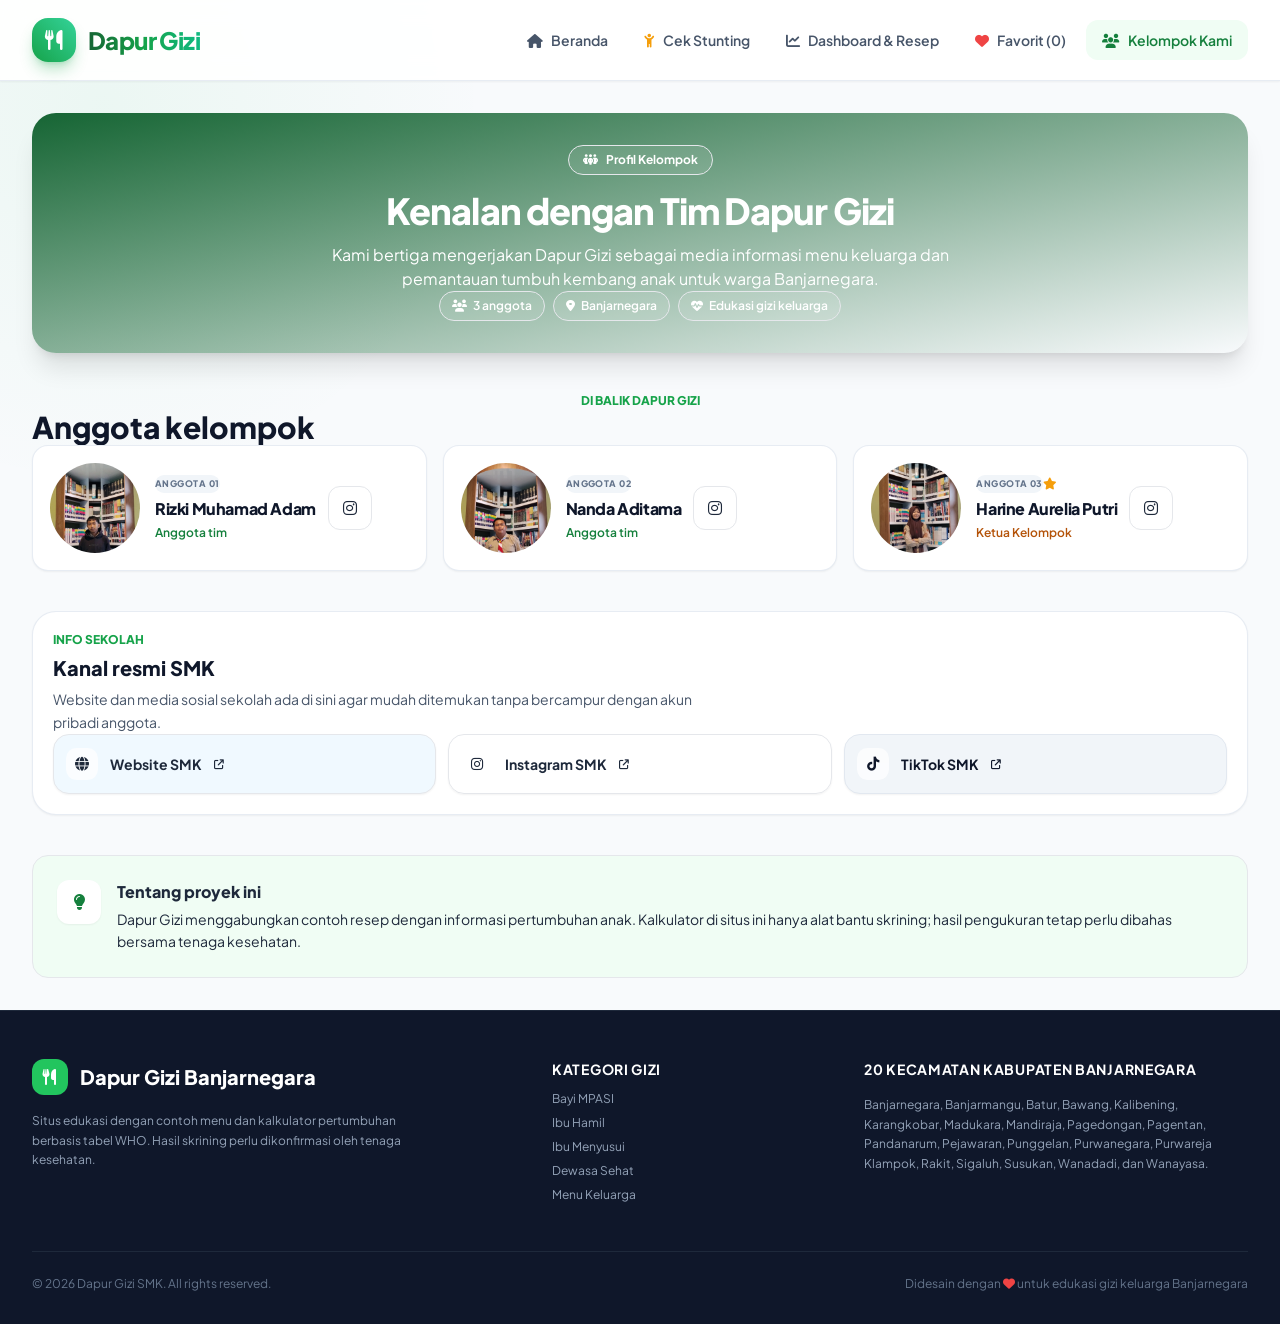
<file: tim.html>
<!DOCTYPE html>
<html lang="id" class="scroll-smooth">

<head>
    <meta charset="UTF-8">
    <meta name="viewport" content="width=device-width, initial-scale=1.0">
    <meta name="description"
        content="Dapur Gizi Banjarnegara menyediakan contoh menu bergizi dan alat bantu skrining pertumbuhan anak berdasarkan standar WHO.">
    <meta name="theme-color" content="#16a34a">
    <title>Kelompok Kami - Dapur Gizi Banjarnegara</title>

    <link rel="preload" href="./css/tailwind.generated.css" as="style">
    <link rel="stylesheet" href="./css/tailwind.generated.css">
    <link rel="stylesheet" href="./assets/fontawesome/css/all.min.css">
    <link rel="stylesheet" href="./css/custom.css">
</head>

<body
    class="bg-slate-50 text-slate-800 font-sans antialiased selection:bg-gizi-500 selection:text-white min-h-screen flex flex-col">
    <header
        class="sticky top-0 z-40 bg-white/90 backdrop-blur-md border-b border-slate-200/80 shadow-sm transition-all duration-200">
        <div class="max-w-7xl mx-auto px-4 sm:px-6 lg:px-8">
            <div class="flex items-center justify-between h-20">

                <!-- Logo -->
                <a href="./index.html" aria-label="Dapur Gizi - Beranda"
                    class="flex items-center space-x-3">
                    <div
                        class="w-11 h-11 rounded-2xl bg-gradient-to-tr from-gizi-600 to-emerald-400 flex items-center justify-center text-white shadow-lg shadow-gizi-600/30">
                        <i class="fa-solid fa-utensils text-xl"></i>
                    </div>
                    <div>
                        <span
                            class="brand-title font-extrabold tracking-tight bg-gradient-to-r from-gizi-800 via-gizi-600 to-emerald-500 bg-clip-text text-transparent">Dapur
                            Gizi</span>
                        <span class="brand-tagline block text-[10px] font-semibold tracking-wider text-slate-400 uppercase">Gizi &amp;
                            Tumbuh Kembang Banjarnegara</span>
                    </div>
                </a>

                <!-- Desktop Nav Tabs -->
                <nav aria-label="Navigasi utama" class="desktop-nav items-center space-x-1">
                    <a href="./index.html" id="nav-home"
                        data-page="home"
                        class="nav-btn px-4 py-2.5 rounded-xl font-semibold text-sm transition-all text-slate-600 hover:text-gizi-600 hover:bg-slate-100">
                        <i class="fa-solid fa-house mr-2"></i>Beranda
                    </a>
                    <a href="./cek-stunting.html" id="nav-stunting"
                        data-page="stunting"
                        class="nav-btn px-4 py-2.5 rounded-xl font-semibold text-sm transition-all text-slate-600 hover:text-gizi-600 hover:bg-slate-100">
                        <i class="fa-solid fa-child-reaching mr-2 text-amber-500"></i>Cek Stunting
                    </a>
                    <a href="./resep.html" id="nav-dashboard"
                        data-page="dashboard"
                        class="nav-btn px-4 py-2.5 rounded-xl font-semibold text-sm transition-all text-slate-600 hover:text-gizi-600 hover:bg-slate-100">
                        <i class="fa-solid fa-chart-line mr-2"></i>Dashboard & Resep
                    </a>
                    <a href="./favorit.html" id="nav-favorites"
                        data-page="favorites"
                        class="nav-btn px-4 py-2.5 rounded-xl font-semibold text-sm transition-all text-slate-600 hover:text-gizi-600 hover:bg-slate-100">
                        <i class="fa-solid fa-heart text-red-500 mr-2"></i>Favorit (<span id="fav-count">0</span>)
                    </a>
                    <a href="./tim.html" id="nav-admin"
                        data-page="admin"
                        class="nav-btn px-4 py-2.5 rounded-xl font-semibold text-sm transition-all text-slate-600 hover:text-gizi-600 hover:bg-slate-100">
                        <i class="fa-solid fa-users mr-2"></i>Kelompok Kami
                    </a>
                </nav>

                <!-- Mobile Header Right Actions -->
                <div class="mobile-header-actions flex items-center space-x-2">
                    <a href="./favorit.html" id="mobile-favorites-link" data-page="favorites"
                        aria-label="Buka resep favorit"
                        class="mobile-favorite-link p-2.5 text-slate-600 hover:text-red-500 rounded-xl bg-slate-100 relative">
                        <i class="fa-solid fa-heart text-lg"></i>
                        <span id="fav-count-mobile"
                            class="absolute -top-1 -right-1 bg-red-500 text-white text-[10px] font-bold w-4 h-4 rounded-full flex items-center justify-center">0</span>
                    </a>
                    <button id="mobile-menu-toggle" type="button" aria-controls="mobile-nav-menu" aria-expanded="false"
                        aria-label="Buka menu navigasi" onclick="toggleMobileNav()"
                        class="p-2.5 text-slate-700 rounded-xl bg-slate-100 hover:bg-slate-200">
                        <i class="fa-solid fa-bars text-xl" id="mobile-menu-icon"></i>
                    </button>
                </div>
            </div>

            <!-- Mobile Navigation Menu Dropdown -->
            <nav id="mobile-nav-menu" aria-label="Navigasi seluler" aria-hidden="true"
                class="mobile-nav border-t border-slate-200 py-3 space-y-1">
                <a href="./index.html"
                    data-page="home" class="mobile-nav-link flex w-full items-center px-4 py-3 rounded-xl font-semibold text-sm text-slate-700 hover:bg-gizi-50 hover:text-gizi-600">
                    <i class="fa-solid fa-house w-6 text-gizi-600"></i>Beranda
                </a>
                <a href="./cek-stunting.html"
                    data-page="stunting" class="mobile-nav-link flex w-full items-center px-4 py-3 rounded-xl font-semibold text-sm text-slate-700 hover:bg-gizi-50 hover:text-gizi-600">
                    <i class="fa-solid fa-child-reaching w-6 text-amber-500"></i>Kalkulator Cek Stunting Balita
                </a>
                <a href="./resep.html"
                    data-page="dashboard" class="mobile-nav-link flex w-full items-center px-4 py-3 rounded-xl font-semibold text-sm text-slate-700 hover:bg-gizi-50 hover:text-gizi-600">
                    <i class="fa-solid fa-chart-line w-6 text-gizi-600"></i>Dashboard & Katalog Resep
                </a>
                <a href="./favorit.html"
                    data-page="favorites" class="mobile-nav-link flex w-full items-center px-4 py-3 rounded-xl font-semibold text-sm text-slate-700 hover:bg-gizi-50 hover:text-gizi-600">
                    <i class="fa-solid fa-heart w-6 text-red-500"></i>Resep Favorit Saya
                </a>
                <a href="./tim.html"
                    data-page="admin" class="mobile-nav-link flex w-full items-center px-4 py-3 rounded-xl font-semibold text-sm text-slate-700 hover:bg-gizi-50 hover:text-gizi-600">
                    <i class="fa-solid fa-users w-6 text-gizi-600"></i>Kelompok Kami
                </a>
            </nav>
        </div>
    </header>
    <main class="flex-grow">
        <section id="page-admin" class="page-section">
            <div class="max-w-7xl mx-auto px-4 py-8 sm:px-6 sm:py-10 lg:px-8 lg:py-12">

                <header class="relative mb-10 overflow-hidden rounded-3xl bg-gradient-to-br from-gizi-800 via-gizi-700 to-emerald-800 px-5 py-8 text-white shadow-xl sm:mb-12 sm:px-10 sm:py-12">
                    <div class="pointer-events-none absolute -right-12 -top-16 h-56 w-56 rounded-full bg-white/10 blur-2xl"></div>
                    <div class="relative mx-auto max-w-3xl text-center">
                        <span class="inline-flex items-center gap-2 rounded-full border border-white/20 bg-white/10 px-3.5 py-1.5 text-xs font-bold text-emerald-50">
                            <i class="fa-solid fa-people-group" aria-hidden="true"></i>Profil Kelompok
                        </span>
                        <h1 class="mt-4 text-2xl font-black tracking-tight sm:text-4xl">Kenalan dengan Tim Dapur Gizi</h1>
                        <p class="mx-auto mt-3 max-w-2xl text-sm leading-relaxed text-emerald-50 sm:text-base">
                            Kami bertiga mengerjakan Dapur Gizi sebagai media informasi menu keluarga dan pemantauan tumbuh kembang anak untuk warga Banjarnegara.
                        </p>
                        <div class="mt-6 flex flex-wrap justify-center gap-2 text-xs font-semibold text-white/90">
                            <span class="rounded-full border border-white/15 bg-white/10 px-3 py-1.5"><i class="fa-solid fa-users mr-1.5" aria-hidden="true"></i>3 anggota</span>
                            <span class="rounded-full border border-white/15 bg-white/10 px-3 py-1.5"><i class="fa-solid fa-location-dot mr-1.5" aria-hidden="true"></i>Banjarnegara</span>
                            <span class="rounded-full border border-white/15 bg-white/10 px-3 py-1.5"><i class="fa-solid fa-heart-pulse mr-1.5" aria-hidden="true"></i>Edukasi gizi keluarga</span>
                        </div>
                    </div>
                </header>

                <!-- Team Section -->
                <section aria-labelledby="team-section-title" class="mb-10 sm:mb-12">
                    <div class="mb-5 flex flex-col gap-1.5 text-center sm:mb-7 sm:text-left">
                        <p class="text-xs font-extrabold uppercase tracking-[0.16em] text-gizi-600">Di balik Dapur Gizi</p>
                        <div class="flex flex-col gap-2 sm:flex-row sm:items-end sm:justify-between">
                            <h2 id="team-section-title" class="text-2xl font-black text-slate-900 sm:text-3xl">Anggota kelompok</h2>
                        </div>
                    </div>

                    <div class="team-member-grid mx-auto grid max-w-6xl grid-cols-1 gap-3"
                        id="team-members-grid">
                        <!-- Dynamic team list -->
                    </div>
                </section>

                <section aria-labelledby="school-social-title" class="mx-auto mb-10 max-w-6xl overflow-hidden rounded-3xl border border-slate-200/80 bg-white shadow-sm sm:mb-12">
                    <div class="p-5 sm:p-7">
                        <div>
                            <p class="text-xs font-extrabold uppercase tracking-[0.16em] text-gizi-600">Info sekolah</p>
                            <h2 id="school-social-title" class="mt-1.5 text-xl font-black text-slate-900 sm:text-2xl">Kanal resmi SMK</h2>
                            <p class="mt-1.5 max-w-2xl text-sm leading-relaxed text-slate-600">
                                Website dan media sosial sekolah ada di sini agar mudah ditemukan tanpa bercampur dengan akun pribadi anggota.
                            </p>
                        </div>
                        <div id="school-social-links" class="school-link-grid mt-5 grid grid-cols-1 gap-2 sm:gap-3" aria-live="polite">
                            <!-- Official school links are populated from js/app.js -->
                        </div>
                    </div>
                </section>

                <aside class="mx-auto max-w-6xl rounded-2xl border border-gizi-100 bg-gizi-50 p-4 sm:p-6">
                    <div class="flex items-start gap-4">
                        <span class="flex h-11 w-11 shrink-0 items-center justify-center rounded-xl bg-white text-gizi-700 shadow-sm">
                            <i class="fa-solid fa-lightbulb" aria-hidden="true"></i>
                        </span>
                        <div>
                            <h2 class="font-extrabold text-gizi-950">Tentang proyek ini</h2>
                            <p class="mt-1 text-sm leading-relaxed text-gizi-900">
                                Dapur Gizi menggabungkan contoh resep dengan informasi pertumbuhan anak. Kalkulator di situs ini hanya alat bantu skrining; hasil pengukuran tetap perlu dibahas bersama tenaga kesehatan.
                            </p>
                        </div>
                    </div>
                </aside>

            </div>
        </section>
    </main>
    <!-- RECIPE DETAIL MODAL POPUP -->
    <div id="recipe-modal" role="dialog" aria-modal="true" aria-hidden="true" aria-labelledby="modal-recipe-title"
        tabindex="-1" onclick="handleModalBackdrop(event, 'recipe-modal')"
        class="popup-overlay fixed inset-0 z-50 hidden bg-slate-900/60 backdrop-blur-sm flex items-center justify-center p-4 sm:p-6 overflow-y-auto">
        <div class="popup-panel bg-white rounded-3xl max-w-2xl w-full max-h-[90vh] overflow-y-auto shadow-2xl border border-slate-100 transform transition-all relative"
            tabindex="-1">

            <!-- Close Button -->
            <button aria-label="Tutup detail resep" onclick="closeModal('recipe-modal')"
                class="absolute top-4 right-4 z-10 w-11 h-11 bg-black/40 hover:bg-black/60 text-white rounded-full flex items-center justify-center backdrop-blur-md transition-all">
                <i class="fa-solid fa-xmark"></i>
            </button>

            <!-- Modal Content Header -->
            <div class="relative h-64 sm:h-72 w-full">
                <div id="modal-recipe-visual"
                    class="relative flex h-64 w-full items-center justify-center bg-gizi-50 sm:h-72">
                    <i id="modal-recipe-icon" class="fa-solid fa-utensils text-6xl text-gizi-600"
                        aria-hidden="true"></i>
                </div>
                <div class="absolute inset-0 bg-gradient-to-t from-slate-900/70 via-transparent to-transparent"></div>

                <!-- Recipe cost estimate -->
                <div class="recipe-modal-summary absolute bottom-4 left-4 right-4 flex justify-between items-end">
                    <div>
                        <span id="modal-recipe-cat"
                            class="px-3 py-1 rounded-full text-[10px] font-extrabold uppercase tracking-wider bg-gizi-500 text-white shadow-md"></span>
                        <h2 id="modal-recipe-title" class="text-2xl font-black text-white mt-1"></h2>
                    </div>
                    <div class="recipe-modal-cost text-right">
                        <div class="text-xs text-slate-200 font-medium">Perkiraan biaya per resep</div>
                        <div id="modal-recipe-price" class="text-2xl price-text-outline"></div>
                        <div class="text-[9px] text-slate-200">Harga contoh; cek harga setempat.</div>
                    </div>
                </div>
            </div>

            <!-- Modal Body -->
            <div class="p-6 sm:p-8 space-y-6">

                <!-- Quick Meta Badges -->
                <div class="grid grid-cols-3 gap-3 p-3 bg-slate-50 rounded-2xl text-center border border-slate-200/60">
                    <div>
                        <span class="block text-[10px] uppercase font-bold text-slate-400">Porsi Unit</span>
                        <span id="modal-recipe-portion" class="text-sm font-bold text-slate-800"></span>
                    </div>
                    <div>
                        <span class="block text-[10px] uppercase font-bold text-slate-400">Waktu Masak</span>
                        <span id="modal-recipe-time" class="text-sm font-bold text-slate-800"></span>
                    </div>
                    <div>
                        <span class="block text-[10px] uppercase font-bold text-slate-400">Rentang Usia</span>
                        <span id="modal-recipe-age-range" class="text-sm font-bold text-gizi-700"></span>
                    </div>
                </div>

                <!-- Safe Food / Nutrition Tag -->
                <div class="p-4 rounded-xl bg-emerald-50 border border-emerald-200">
                    <h4 class="font-bold text-gizi-800 text-xs uppercase tracking-wider mb-1 flex items-center">
                        <i class="fa-solid fa-shield-halved text-gizi-600 mr-2"></i>Catatan &amp; Keamanan Bahan
                    </h4>
                    <p id="modal-recipe-nutrition" class="text-xs text-slate-600 leading-relaxed"></p>
                </div>

                <!-- Unified Ingredients List -->
                <div>
                    <h3 class="font-bold text-slate-900 text-sm uppercase tracking-wider mb-3 flex items-center">
                        <i class="fa-solid fa-basket-shopping text-gizi-600 mr-2"></i>Bahan-bahan (Satuan Baku: gram,
                        ml, porsi)
                    </h3>
                    <ul id="modal-recipe-ingredients"
                        class="grid grid-cols-1 sm:grid-cols-2 gap-2 text-sm text-slate-700">
                        <!-- Ingredients list -->
                    </ul>
                </div>

                <!-- Cooking Steps -->
                <div>
                    <h3 class="font-bold text-slate-900 text-sm uppercase tracking-wider mb-3 flex items-center">
                        <i class="fa-solid fa-list-check text-gizi-600 mr-2"></i>Langkah Pembuatan
                    </h3>
                    <ol id="modal-recipe-steps" class="space-y-2.5 text-sm text-slate-700 list-decimal list-inside">
                        <!-- Steps list -->
                    </ol>
                </div>

                <!-- Footer Action Buttons -->
                <div class="pt-4 border-t border-slate-100 flex items-center justify-between">
                    <button id="modal-fav-btn" onclick=""
                        class="touch-target px-5 py-2.5 rounded-xl border border-slate-200 text-sm font-bold flex items-center space-x-2 text-slate-700 hover:bg-slate-50">
                        <i class="fa-regular fa-heart text-red-500"></i>
                        <span id="modal-fav-text">Simpan Favorit</span>
                    </button>
                    <button onclick="closeModal('recipe-modal')"
                        class="touch-target px-6 py-2.5 rounded-xl bg-slate-900 text-white font-bold text-sm hover:bg-slate-800">
                        Tutup
                    </button>
                </div>

            </div>

        </div>
    </div>

    <!-- CATEGORY SAFE FOOD MODAL POPUP -->
    <div id="category-modal" role="dialog" aria-modal="true" aria-hidden="true" aria-labelledby="modal-cat-title"
        tabindex="-1" onclick="handleModalBackdrop(event, 'category-modal')"
        class="popup-overlay fixed inset-0 z-50 hidden bg-slate-900/60 backdrop-blur-sm flex items-center justify-center p-4 overflow-y-auto">
        <div class="popup-panel bg-white rounded-3xl max-w-xl w-full p-6 sm:p-8 shadow-2xl border border-slate-100 relative"
            tabindex="-1">

            <button aria-label="Tutup pilihan kategori" onclick="closeModal('category-modal')"
                class="absolute top-4 right-4 w-8 h-8 bg-slate-100 text-slate-500 hover:text-slate-800 rounded-full flex items-center justify-center">
                <i class="fa-solid fa-xmark"></i>
            </button>

            <div class="flex items-center space-x-3 mb-4">
                <div id="modal-cat-icon"
                    class="w-12 h-12 rounded-2xl bg-gizi-100 text-gizi-700 flex items-center justify-center text-xl font-bold">
                </div>
                <div>
                    <h3 id="modal-cat-title" class="text-xl font-black text-slate-900 capitalize"></h3>
                    <span class="text-xs text-emerald-600 font-semibold">Contoh pilihan bahan pangan</span>
                </div>
            </div>

            <p id="modal-cat-desc" class="text-xs text-slate-500 mb-6 leading-relaxed"></p>

            <!-- Bullet / Bulet-bulet Food List -->
            <div class="mb-6">
                <h4 class="text-xs font-bold uppercase tracking-wider text-slate-700 mb-3">Contoh bahan pangan yang
                    dapat dipilih:</h4>
                <div id="modal-cat-bullets" class="space-y-2">
                    <!-- Dynamic bullet pills -->
                </div>
            </div>

            <div class="flex justify-end gap-3 pt-4 border-t border-slate-100">
                <button onclick="closeModal('category-modal'); viewCategoryRecipes();"
                    class="px-5 py-2.5 bg-gizi-600 text-white font-bold text-xs rounded-xl hover:bg-gizi-700">
                    Lihat Resep Kategori Ini
                </button>
            </div>
        </div>
    </div>

    <!-- FOOTER -->
    <footer class="bg-slate-900 text-slate-300 pt-12 pb-8 border-t border-slate-800">
        <div class="max-w-7xl mx-auto px-4 sm:px-6 lg:px-8">
            <div class="grid grid-cols-1 md:grid-cols-12 gap-8 pb-12 border-b border-slate-800">

                <div class="md:col-span-5 space-y-4">
                    <div class="flex items-center space-x-3">
                        <div class="w-9 h-9 rounded-xl bg-gizi-500 flex items-center justify-center text-white">
                            <i class="fa-solid fa-utensils"></i>
                        </div>
                        <span class="text-xl font-extrabold text-white">Dapur Gizi Banjarnegara</span>
                    </div>
                    <p class="text-xs text-slate-400 leading-relaxed max-w-sm">
                        Situs edukasi dengan contoh menu dan kalkulator pertumbuhan berbasis tabel WHO. Hasil skrining
                        perlu dikonfirmasi oleh tenaga kesehatan.
                    </p>
                </div>

                <div class="md:col-span-3 space-y-3">
                    <h4 class="text-sm font-bold text-white uppercase tracking-wider">Kategori Gizi</h4>
                    <ul class="space-y-2 text-xs text-slate-400">
                        <li><a href="./resep.html?category=bayi%20MPASI"
                                class="hover:text-gizi-400">Bayi MPASI</a></li>
                        <li><a href="./resep.html?category=ibu%20hamil"
                                class="hover:text-gizi-400">Ibu Hamil</a></li>
                        <li><a href="./resep.html?category=menyusui"
                                class="hover:text-gizi-400">Ibu Menyusui</a></li>
                        <li><a href="./resep.html?category=dewasa"
                                class="hover:text-gizi-400">Dewasa Sehat</a></li>
                        <li><a href="./resep.html?category=keluarga"
                                class="hover:text-gizi-400">Menu Keluarga</a></li>
                    </ul>
                </div>

                <div class="md:col-span-4 space-y-3">
                    <h4 class="text-sm font-bold text-white uppercase tracking-wider">20 Kecamatan Kabupaten
                        Banjarnegara</h4>
                    <p class="pt-1 text-xs leading-relaxed text-slate-400">Banjarnegara, Banjarmangu, Batur, Bawang,
                        Kalibening, Karangkobar, Madukara, Mandiraja, Pagedongan, Pagentan, Pandanarum, Pejawaran,
                        Punggelan, Purwanegara, Purwareja Klampok, Rakit, Sigaluh, Susukan, Wanadadi, dan Wanayasa.</p>
                </div>

            </div>

            <div class="pt-6 flex flex-col sm:flex-row items-center justify-between text-xs text-slate-500">
                <p>&copy; 2026 Dapur Gizi SMK. All rights reserved.</p>
                <p class="mt-2 sm:mt-0">Didesain dengan <i class="fa-solid fa-heart text-red-500"></i> untuk edukasi
                    gizi keluarga Banjarnegara</p>
            </div>
        </div>
    </footer>
    <script src="./js/growth-reference.js"></script>
    <script src="./js/app.js"></script>
</body>

</html>
</file>
<file: css/custom.css>
@font-face {
    font-family: "Plus Jakarta Sans";
    font-style: normal;
    font-weight: 400 800;
    font-display: swap;
    src: url("../assets/fonts/plus-jakarta-sans-latin.woff2") format("woff2");
}

:root {
    color-scheme: light;
    font-synthesis: none;
    text-rendering: optimizeLegibility;
    -webkit-font-smoothing: antialiased;
    -moz-osx-font-smoothing: grayscale;
}

html {
    scroll-behavior: smooth;
}

body {
    min-width: 0;
    background:
        radial-gradient(circle at 8% 8%, rgba(34, 197, 94, 0.06), transparent 24rem),
        #f8fafc;
}

.brand-title {
    font-size: 1.25rem;
}

.brand-tagline {
    display: none;
}

.desktop-nav {
    display: none;
}

.mobile-nav {
    display: none;
}

.mobile-nav.is-open {
    display: block;
}

.category-choice {
    min-height: 44px;
}

.touch-target {
    min-height: 44px;
}

.mobile-header-actions > a,
.mobile-header-actions > button {
    min-width: 44px;
    min-height: 44px;
}

.mobile-favorite-link[aria-current="page"],
.mobile-favorite-link[aria-current="page"]:hover {
    border: 1px solid #bbf7d0;
    background-color: #dcfce7;
    color: #15803d;
}

.nav-btn[aria-current="page"]:hover,
.mobile-nav-link[aria-current="page"]:hover {
    background-color: #f0fdf4;
    color: #15803d;
}

.district-dot-grid {
    display: grid;
    grid-template-columns: repeat(10, minmax(0, 1fr));
    gap: 0.25rem;
}

.home-infographic {
    container-type: inline-size;
}

.home-infographic-grid {
    display: grid;
    grid-template-columns: minmax(0, 1fr);
    gap: 0.75rem;
}

.infographic-card {
    min-width: 0;
    transition:
        transform 180ms ease,
        border-color 180ms ease,
        background-color 180ms ease,
        box-shadow 180ms ease;
}

.infographic-card:hover {
    transform: translateY(-3px);
    border-color: rgba(255, 255, 255, 0.3);
    background-color: rgba(2, 6, 23, 0.42);
    box-shadow: 0 12px 24px rgba(2, 6, 23, 0.18);
}

.recipe-chart > span {
    transform-origin: bottom;
    transition: transform 180ms ease, opacity 180ms ease;
}

.infographic-card:hover .recipe-chart > span {
    transform: scaleY(1.2);
}

.zscore-segment {
    transition: filter 180ms ease, transform 180ms ease;
    transform-origin: center;
}

.infographic-card:hover .zscore-segment {
    filter: brightness(1.15);
    transform: scaleY(1.35);
}

.age-chart-fill,
.age-chart-marker {
    transition: transform 180ms ease, filter 180ms ease;
}

.infographic-card:hover .age-chart-fill {
    filter: brightness(1.15);
}

.infographic-card:hover .age-chart-marker {
    transform: scaleY(1.25);
}

.district-dot {
    position: relative;
    display: block;
    height: 0.5rem;
    border-radius: 0.125rem;
    background-color: #7dd3fc;
    cursor: help;
    transition:
        transform 160ms ease,
        background-color 160ms ease,
        box-shadow 160ms ease;
}

.district-dot:hover,
.district-dot:focus,
.district-dot:focus-visible {
    z-index: 2;
    transform: scale(1.25);
    background-color: #bae6fd;
    box-shadow: 0 0 0 2px rgba(125, 211, 252, 0.3);
    outline: none;
}

.district-dot::after {
    position: absolute;
    z-index: 5;
    bottom: calc(100% + 0.5rem);
    left: 50%;
    width: max-content;
    max-width: min(12rem, 70vw);
    padding: 0.375rem 0.625rem;
    border: 1px solid rgba(255, 255, 255, 0.12);
    border-radius: 0.5rem;
    background: #0f172a;
    color: #fff;
    content: attr(data-tooltip);
    font-size: 0.6875rem;
    font-weight: 700;
    line-height: 1.25;
    text-align: center;
    white-space: normal;
    box-shadow: 0 8px 18px rgba(2, 6, 23, 0.28);
    opacity: 0;
    pointer-events: none;
    transform: translate(-50%, 0.25rem);
    transition: opacity 140ms ease, transform 140ms ease;
}

.district-dot:hover::after,
.district-dot:focus::after,
.district-dot:focus-visible::after {
    opacity: 1;
    transform: translate(-50%, 0);
}

.district-dot:nth-child(10n + 1)::after {
    left: 0;
    transform: translate(0, 0.25rem);
}

.district-dot:nth-child(10n + 1):hover::after,
.district-dot:nth-child(10n + 1):focus::after,
.district-dot:nth-child(10n + 1):focus-visible::after {
    transform: translate(0, 0);
}

.district-dot:nth-child(10n)::after {
    right: 0;
    left: auto;
    transform: translate(0, 0.25rem);
}

.district-dot:nth-child(10n):hover::after,
.district-dot:nth-child(10n):focus::after,
.district-dot:nth-child(10n):focus-visible::after {
    transform: translate(0, 0);
}

@container (min-width: 26rem) {
    .home-infographic-grid {
        grid-template-columns: repeat(2, minmax(0, 1fr));
    }
}

.team-member-grid {
    gap: 0.75rem;
}

.team-member-grid > article {
    padding: 0.875rem;
}

.team-member-photo {
    width: 5rem;
    height: 5rem;
    border: 3px solid #fff;
    border-radius: 9999px;
    font-size: 1.125rem;
}

.team-member-photo img {
    object-position: center 35%;
    transform: scale(1.4);
}

.school-link-grid {
    display: grid;
    grid-template-columns: minmax(0, 1fr);
    gap: 0.5rem;
}

.school-link-grid > a,
.school-link-grid > div {
    min-height: 3.75rem;
    padding: 0.625rem 0.75rem;
    border-radius: 1rem;
}

.school-link-grid > a {
    height: 100%;
}

.school-channel-link > i:first-child {
    display: inline-grid;
    width: 2rem;
    height: 2rem;
    flex: 0 0 2rem;
    place-items: center;
    border-radius: 0.65rem;
    background: rgba(255, 255, 255, 0.72);
}

.school-channel-link {
    transform: translateY(0);
    transition: transform 160ms ease, box-shadow 160ms ease, background-color 160ms ease, border-color 160ms ease, color 160ms ease;
}

.school-channel-link:hover,
.school-channel-link:focus-visible {
    transform: translateY(-2px);
    box-shadow: 0 8px 18px rgba(15, 23, 42, 0.12);
}

.school-channel-link:active {
    transform: translateY(0) scale(0.98);
}

.school-channel-website:hover,
.school-channel-website:focus-visible,
.school-channel-website:active {
    border-color: #0284c7;
    background-color: #0284c7;
    color: #fff;
}

.school-channel-instagram:hover,
.school-channel-instagram:focus-visible,
.school-channel-instagram:active {
    border-color: #db2777;
    background: linear-gradient(115deg, #f97316, #ec4899 55%, #8b5cf6);
    color: #fff;
}

.school-channel-tiktok:hover,
.school-channel-tiktok:focus-visible,
.school-channel-tiktok:active {
    border-color: #000;
    background-color: #000;
    color: #fff;
}

.school-channel-website:is(:hover, :focus-visible, :active) > i:first-child,
.school-channel-instagram:is(:hover, :focus-visible, :active) > i:first-child,
.school-channel-tiktok:is(:hover, :focus-visible, :active) > i:first-child {
    background: rgba(255, 255, 255, 0.18);
}

.team-member-instagram {
    transition: transform 160ms ease, box-shadow 160ms ease, background-color 160ms ease, border-color 160ms ease, color 160ms ease;
}

.team-member-instagram:hover,
.team-member-instagram:focus-visible {
    transform: translateY(-2px);
    border-color: #db2777;
    background: linear-gradient(135deg, #f97316, #ec4899 55%, #8b5cf6);
    color: #fff;
    box-shadow: 0 6px 14px rgba(219, 39, 119, 0.22);
}

.team-member-instagram:active {
    transform: translateY(0) scale(0.96);
}

@media (min-width: 640px) {
    .team-member-grid {
        grid-template-columns: repeat(2, minmax(0, 1fr));
        gap: 1rem;
    }

    .team-member-photo {
        width: 6rem;
        height: 6rem;
    }

    .school-link-grid {
        grid-template-columns: repeat(2, minmax(0, 1fr));
        gap: 0.75rem;
    }
}

@media (min-width: 640px) and (max-width: 1199px) {
    .team-member-grid > :last-child,
    .school-link-grid > :last-child {
        width: calc(50% - 0.5rem);
        grid-column: 1 / -1;
        justify-self: center;
    }
}

@media (min-width: 960px) {
    .team-member-grid,
    .school-link-grid {
        grid-template-columns: repeat(3, minmax(0, 1fr));
    }

    .team-member-grid > :last-child,
    .school-link-grid > :last-child {
        width: auto;
        grid-column: auto;
        justify-self: stretch;
    }
}

.favorite-feedback {
    position: fixed;
    z-index: 70;
    right: max(1rem, env(safe-area-inset-right));
    bottom: max(1rem, env(safe-area-inset-bottom));
    max-width: min(24rem, calc(100vw - 2rem));
    padding: 0.75rem 1rem;
    border: 1px solid #bbf7d0;
    border-radius: 0.875rem;
    background: #f0fdf4;
    color: #166534;
    font-size: 0.875rem;
    font-weight: 700;
    line-height: 1.4;
    box-shadow: 0 12px 30px rgba(15, 23, 42, 0.18);
    opacity: 0;
    pointer-events: none;
    transform: translateY(0.5rem);
    transition: opacity 160ms ease, transform 160ms ease;
}

.favorite-feedback.is-visible {
    opacity: 1;
    transform: translateY(0);
}

.favorite-feedback[data-type="warning"] {
    border-color: #fde68a;
    background: #fffbeb;
    color: #92400e;
}

.favorite-feedback[data-type="error"] {
    border-color: #fecaca;
    background: #fef2f2;
    color: #991b1b;
}

@media (max-width: 480px) {
    #recipe-modal .recipe-modal-summary {
        display: grid;
        grid-template-columns: minmax(0, 1fr);
        gap: 0.375rem;
        align-items: end;
    }

    #recipe-modal .recipe-modal-summary h2 {
        max-width: 100%;
        font-size: 1.25rem;
        line-height: 1.3;
    }

    #recipe-modal .recipe-modal-cost {
        text-align: left;
    }

    #recipe-modal .recipe-modal-cost > :nth-child(2) {
        font-size: 1.25rem;
    }
}

@media (min-width: 640px) {
    .brand-title {
        font-size: 1.5rem;
    }

    .brand-tagline {
        display: block;
    }
}

@media (min-width: 1280px) {
    .desktop-nav {
        display: flex;
    }

    .mobile-header-actions,
    .mobile-nav,
    .brand-tagline {
        display: none;
    }
}

button,
a,
input,
select {
    -webkit-tap-highlight-color: transparent;
}

button,
a {
    transition:
        color 160ms ease,
        background-color 160ms ease,
        border-color 160ms ease,
        box-shadow 160ms ease,
        transform 160ms ease;
}

button:focus-visible,
a:focus-visible,
input:focus-visible,
select:focus-visible {
    outline: 3px solid rgba(22, 163, 74, 0.35);
    outline-offset: 2px;
}

input[aria-invalid="true"] {
    border-color: #dc2626;
    box-shadow: 0 0 0 3px rgba(220, 38, 38, 0.12);
}

@media (max-width: 640px) {
    input:not([type="range"]),
    select,
    textarea {
        font-size: 16px;
    }
}

.price-text-outline {
    color: #fff;
    -webkit-text-stroke: 1px #0f172a;
    text-shadow: 0 2px 5px rgba(15, 23, 42, 0.75);
    font-weight: 800;
}

.glass-card {
    background: rgba(255, 255, 255, 0.92);
    -webkit-backdrop-filter: blur(10px);
    backdrop-filter: blur(10px);
}

.popup-overlay {
    opacity: 0;
    transition: opacity 180ms ease;
    overscroll-behavior: contain;
    overflow-y: auto;
    padding-top: max(1rem, env(safe-area-inset-top));
    padding-bottom: max(1rem, env(safe-area-inset-bottom));
}

.popup-overlay.popup-open {
    opacity: 1;
}

.popup-panel {
    opacity: 0;
    max-height: 90vh;
    max-height: min(90vh, calc(100dvh - 2rem));
    overflow-y: auto;
    transform: translateY(14px) scale(0.98);
    transition:
        opacity 180ms ease,
        transform 180ms cubic-bezier(0.2, 0.8, 0.2, 1);
    overscroll-behavior: contain;
}

.popup-open .popup-panel {
    opacity: 1;
    transform: translateY(0) scale(1);
}

@media (prefers-reduced-motion: reduce) {
    *,
    *::before,
    *::after {
        scroll-behavior: auto !important;
        animation-duration: 0.01ms !important;
        animation-iteration-count: 1 !important;
        transition-duration: 0.01ms !important;
    }
}
</file>
